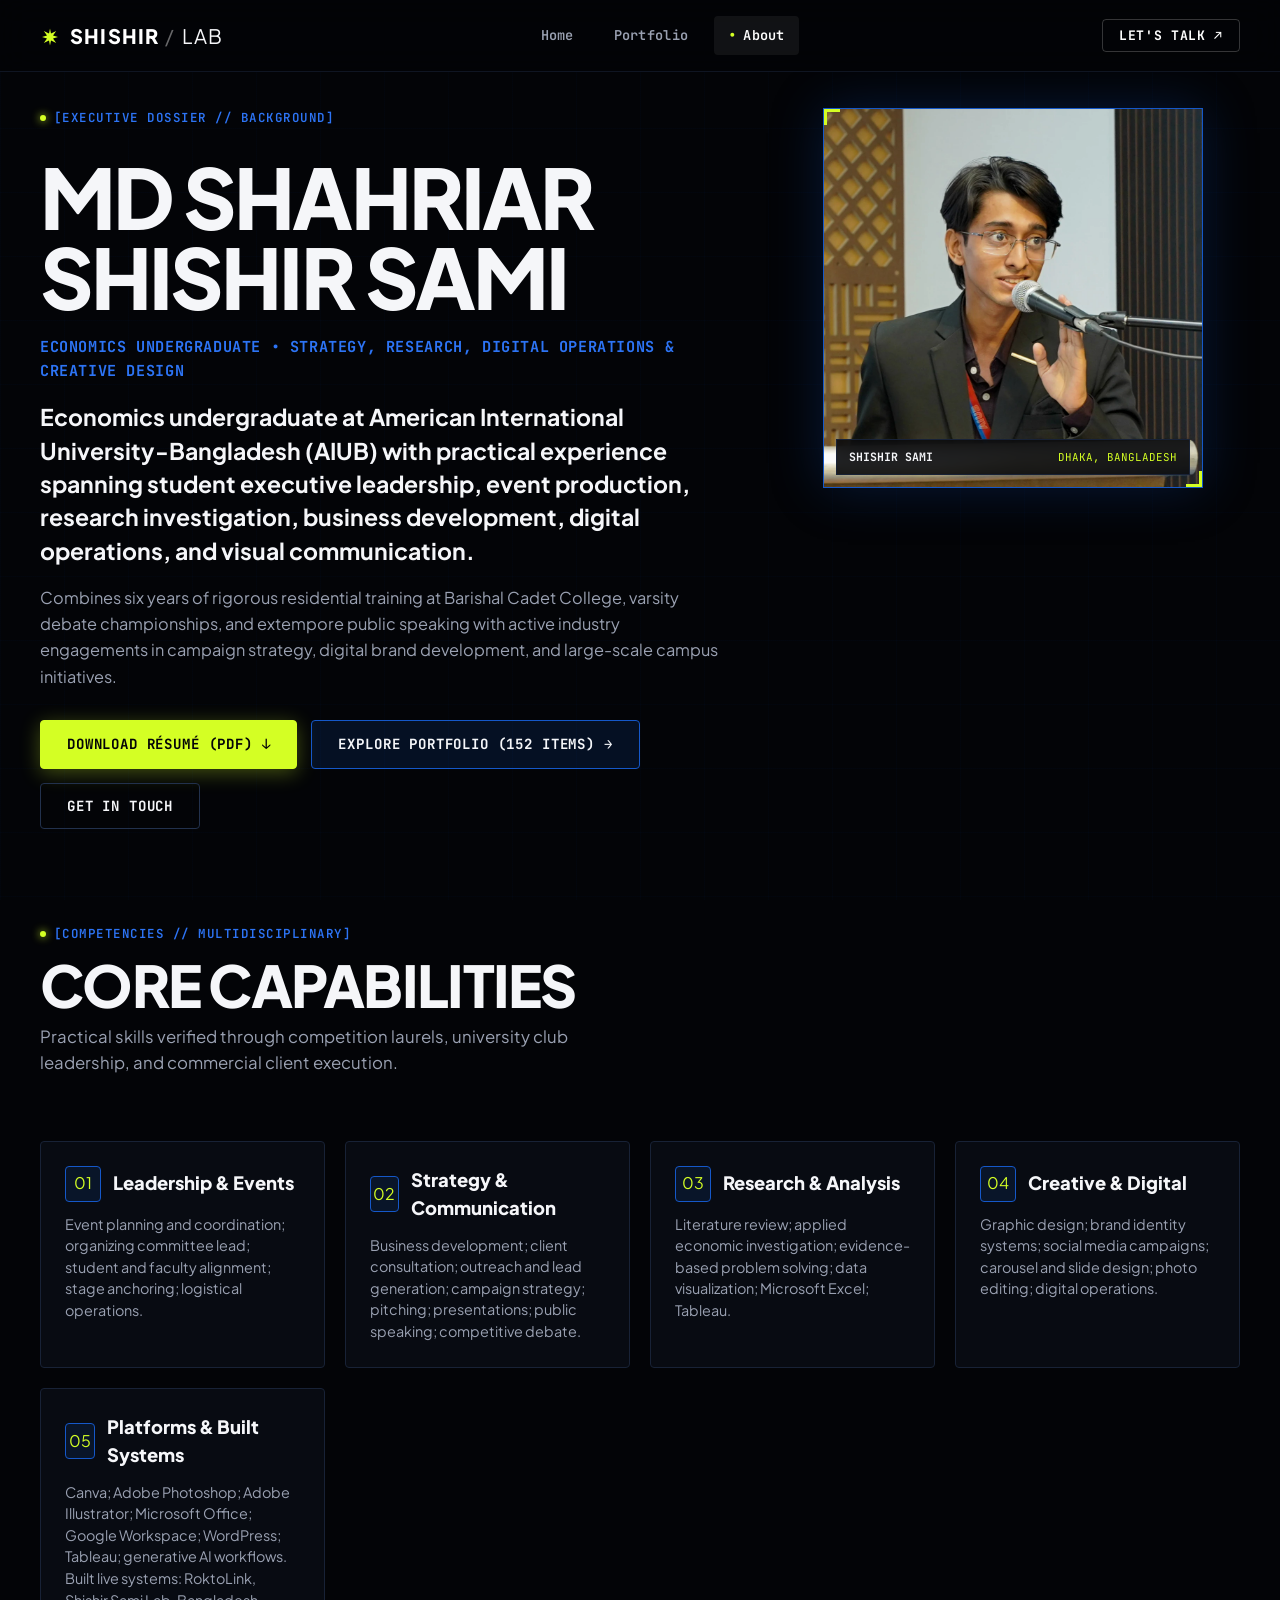
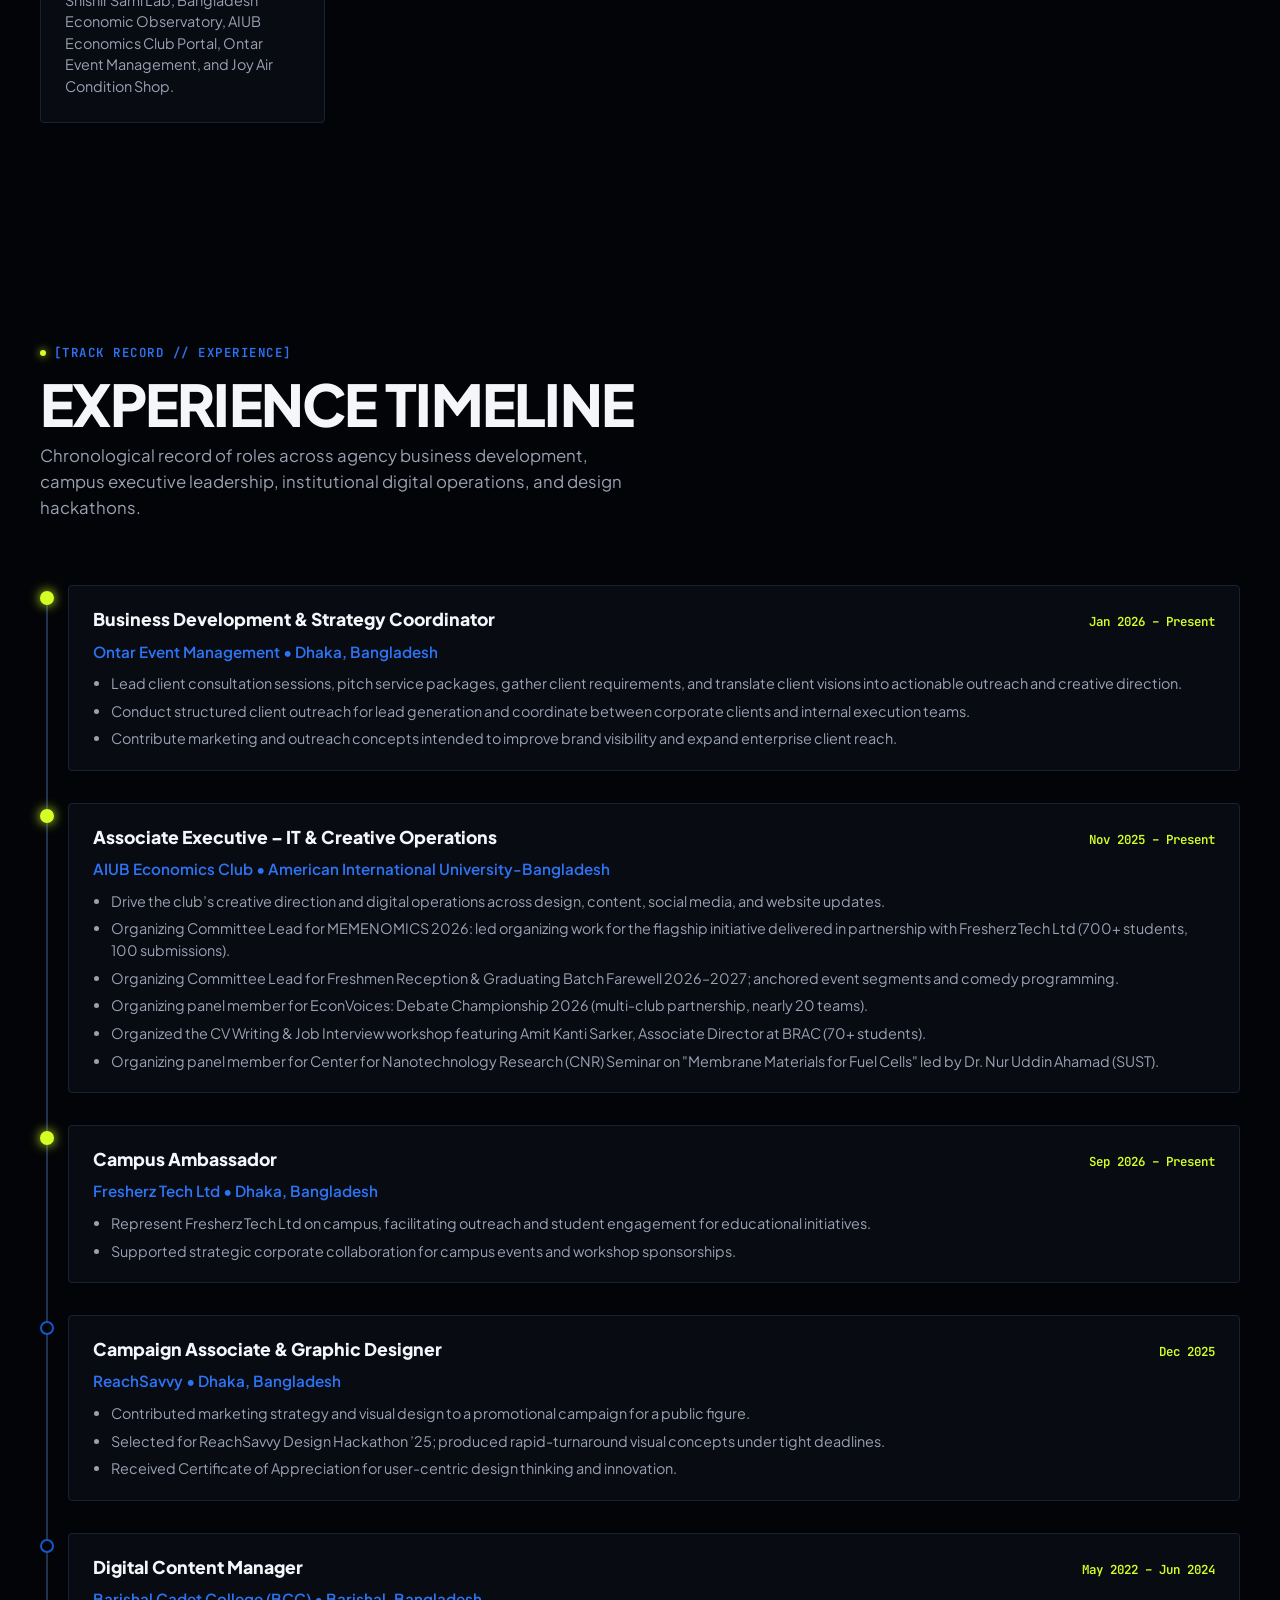
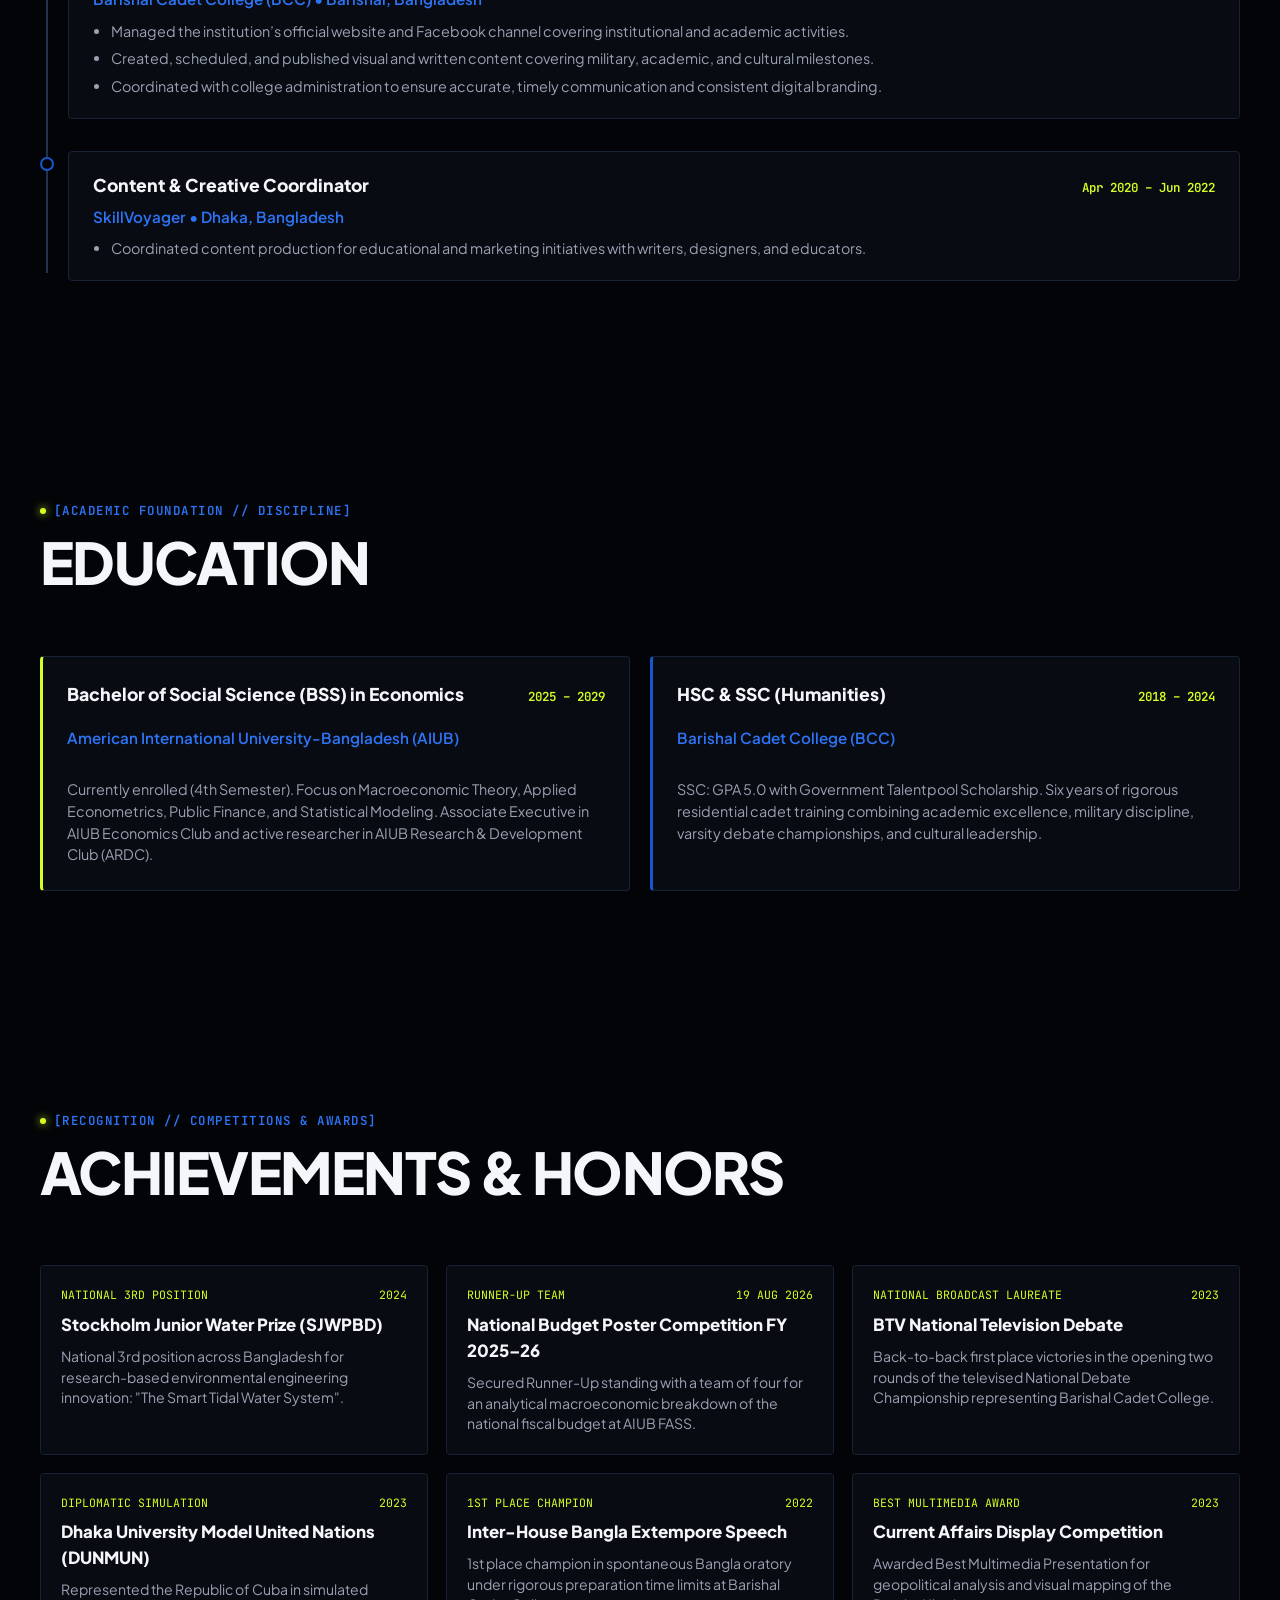
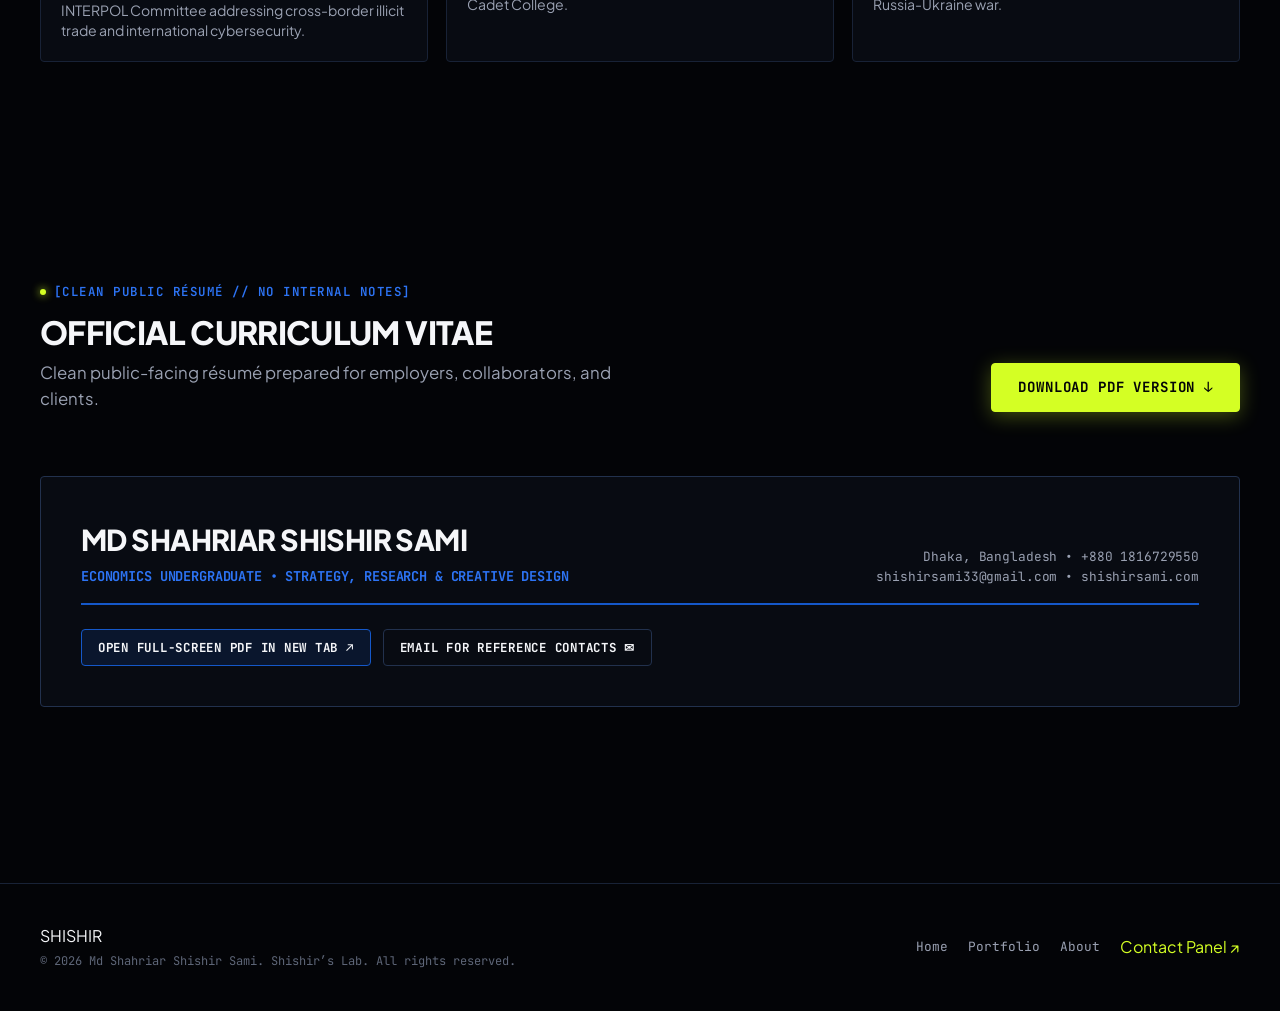
<file: about.html>
<!DOCTYPE html>
<html lang="en">
<head>
  <meta charset="UTF-8">
  <meta name="viewport" content="width=device-width, initial-scale=1.0">
  <title>About — Md Shahriar Shishir Sami</title>
  <meta name="description" content="Professional background, leadership timeline, research capabilities, cadet college discipline, and education of Md Shahriar Shishir Sami (Shishir).">
  <meta name="keywords" content="Md Shahriar Shishir Sami, Shishir Sami, About, Resume, Curriculum Vitae, AIUB Economics, Barishal Cadet College, Debate, Research">
  <meta name="author" content="Md Shahriar Shishir Sami">
  <meta name="robots" content="index, follow">
  <link rel="canonical" href="https://www.shishirsami.com/about">
  <meta name="theme-color" content="#030407">
  
  <!-- Launch-Ready Favicons -->
  <link rel="icon" type="image/svg+xml" href="favicon.svg">
  <link rel="icon" type="image/png" sizes="32x32" href="favicon-32x32.png">
  <link rel="icon" type="image/png" sizes="192x192" href="favicon.png">
  <link rel="apple-touch-icon" sizes="180x180" href="apple-touch-icon.png">
  <link rel="shortcut icon" href="favicon.ico">

  <!-- Open Graph / Facebook -->
  <meta property="og:type" content="profile">
  <meta property="og:url" content="https://www.shishirsami.com/about">
  <meta property="og:site_name" content="Shishir’s Lab">
  <meta property="og:title" content="About — Md Shahriar Shishir Sami">
  <meta property="og:description" content="Professional background, leadership timeline, research capabilities, cadet college discipline, and education of Md Shahriar Shishir Sami (Shishir).">
  <meta property="og:image" content="https://www.shishirsami.com/assets/img/hero/hero-dp.jpg">
  <meta property="og:image:width" content="1080">
  <meta property="og:image:height" content="1080">
  <meta property="og:locale" content="en_US">
  
  <!-- Twitter Card -->
  <meta name="twitter:card" content="summary_large_image">
  <meta name="twitter:url" content="https://www.shishirsami.com/about">
  <meta name="twitter:title" content="About — Md Shahriar Shishir Sami">
  <meta name="twitter:description" content="Professional background, leadership timeline, research capabilities, cadet college discipline, and education of Md Shahriar Shishir Sami (Shishir).">
  <meta name="twitter:image" content="https://www.shishirsami.com/assets/img/hero/hero-dp.jpg">

  <!-- Google Search Console Verification Meta Tag Hook -->
  <meta name="google-site-verification" content="GSC_VERIFICATION_TOKEN">

  <!-- Schema.org Structured Data (JSON-LD) for About Page -->
  <script type="application/ld+json">
  {
    "@context": "https://schema.org",
    "@type": "ProfilePage",
    "name": "About Md Shahriar Shishir Sami — Shishir's Lab",
    "url": "https://www.shishirsami.com/about",
    "mainEntity": {
      "@type": "Person",
      "@id": "https://www.shishirsami.com/#person",
      "name": "Md Shahriar Shishir Sami",
      "alternateName": ["Shishir", "Shishir Sami"],
      "url": "https://www.shishirsami.com",
      "jobTitle": "Strategy Coordinator & Creative Director",
      "description": "Economics undergraduate at American International University-Bangladesh (AIUB) with practical background spanning leadership, event production, and creative operations.",
      "alumniOf": [
        {
          "@type": "EducationalOrganization",
          "name": "American International University-Bangladesh",
          "alternateName": "AIUB"
        },
        {
          "@type": "EducationalOrganization",
          "name": "Barishal Cadet College",
          "alternateName": "BCC"
        }
      ],
      "sameAs": [
        "https://www.linkedin.com/in/shishirsami",
        "https://github.com/shishirsami33-maker",
        "https://wa.me/8801816729550"
      ]
    }
  }
  </script>

  <link rel="stylesheet" href="css/style.css?v=20261115b">
  <link rel="preconnect" href="https://fonts.googleapis.com">
  <link rel="preconnect" href="https://fonts.gstatic.com" crossorigin>
  <link href="https://fonts.googleapis.com/css2?family=JetBrains+Mono:wght@400;500;600;700;800&family=Plus+Jakarta+Sans:ital,wght@0,400;0,500;0,600;0,700;0,800;0,900;1,800;1,900&display=swap" rel="stylesheet">
</head>
<body class="page-about">

  <!-- Site Navigation Header -->
  <header class="site-header" role="banner">
    <div class="container nav-container">
      
      <!-- Brand with New 16-Point Lime Spark -->
      <a href="./" class="brand-link" aria-label="Shishir's Lab Home">
        <svg class="brand-spark" viewBox="0 0 100 100" fill="#D4FF24" width="20" height="20" aria-hidden="true">
          <path d="M50 12 L55 38 L81 25 L65 48 L90 55 L65 62 L81 85 L55 72 L50 98 L45 72 L19 85 L35 62 L10 55 L35 48 L19 25 L45 38 Z"/>
        </svg>
        <span class="brand-text"><strong>SHISHIR</strong> <span class="brand-slash">/</span> LAB</span>
      </a>

      <!-- Primary Nav -->
      <nav class="nav-links" role="navigation" aria-label="Primary Navigation">
        <a href="./" class="nav-item">Home</a>
        <a href="portfolio" class="nav-item">Portfolio</a>
        <a href="about" class="nav-item active" aria-current="page"><span class="nav-dot">•</span> About</a>
      </nav>

      <!-- Right Action CTA -->
      <div class="nav-actions">
        <button class="btn-nav-talk" data-open-contact aria-label="Open contact panel">Let's talk ↗</button>
      </div>

      <button class="mobile-nav-toggle" aria-label="Toggle Navigation Menu" aria-expanded="false">
        <span></span>
        <span></span>
        <span></span>
      </button>
    </div>
  </header>

  <main id="mainContent" style="padding-top: calc(var(--nav-height) + 36px);">
    
    <div class="container">
      
      <!-- Page Hero Grid: Editorial Intro & Portrait -->
      <section class="about-hero-grid" aria-label="Professional Profile Introduction">
        
        <div class="about-intro-box">
          <span class="eyebrow">[EXECUTIVE DOSSIER // BACKGROUND]</span>
          <h1 class="headline-xl">MD SHAHRIAR<br>SHISHIR SAMI</h1>
          <div class="mono text-cobalt" style="font-size: 0.95rem; font-weight: 700; letter-spacing: 0.04em;">
            ECONOMICS UNDERGRADUATE &bull; STRATEGY, RESEARCH, DIGITAL OPERATIONS &amp; CREATIVE DESIGN
          </div>

          <p class="about-lead">
            Economics undergraduate at American International University-Bangladesh (AIUB) with practical experience spanning student executive leadership, event production, research investigation, business development, digital operations, and visual communication.
          </p>

          <p class="about-body-text">
            Combines six years of rigorous residential training at Barishal Cadet College, varsity debate championships, and extempore public speaking with active industry engagements in campaign strategy, digital brand development, and large-scale campus initiatives.
          </p>

          <!-- Action Buttons -->
          <div class="about-actions-row">
            <a href="assets/docs/cv/Md_Shahriar_Shishir_Sami_Resume.pdf" class="btn btn-primary" download="Md_Shahriar_Shishir_Sami_Resume.pdf" aria-label="Download Public Résumé as PDF">
              Download Résumé (PDF) ↓
            </a>
            <a href="portfolio" class="btn btn-secondary" aria-label="Explore Portfolio">
              Explore Portfolio (152 Items) →
            </a>
            <button class="btn btn-outline" data-open-contact aria-label="Open contact panel">
              Get in Touch
            </button>
          </div>
        </div>

        <div class="hero-visual">
          <div class="portrait-frame" style="max-width: 380px;">
            <picture>
              <source srcset="assets/img/hero/hero-portrait.webp" type="image/webp">
              <img class="portrait-img" src="assets/img/hero/hero-portrait.jpg" alt="Md Shahriar Shishir Sami Portrait" width="1200" height="1200">
            </picture>
            <div class="portrait-overlay-tag">
              <span class="portrait-tag-left">SHISHIR SAMI</span>
              <span class="portrait-tag-right">DHAKA, BANGLADESH</span>
            </div>
          </div>
        </div>

      </section>

      <!-- Section: Core Capabilities Grid -->
      <section class="section" style="padding-top: 0;" aria-label="Core Capabilities">
        <div class="section-head">
          <span class="eyebrow">[COMPETENCIES // MULTIDISCIPLINARY]</span>
          <h2 class="headline-lg">CORE CAPABILITIES</h2>
          <p class="section-subline">
            Practical skills verified through competition laurels, university club leadership, and commercial client execution.
          </p>
        </div>

        <div class="capabilities-grid">
          
          <!-- Cap 1 -->
          <div class="cap-card">
            <div class="cap-header">
              <div class="cap-icon">01</div>
              <h3 class="cap-title">Leadership &amp; Events</h3>
            </div>
            <p class="cap-list">
              Event planning and coordination; organizing committee lead; student and faculty alignment; stage anchoring; logistical operations.
            </p>
          </div>

          <!-- Cap 2 -->
          <div class="cap-card">
            <div class="cap-header">
              <div class="cap-icon">02</div>
              <h3 class="cap-title">Strategy &amp; Communication</h3>
            </div>
            <p class="cap-list">
              Business development; client consultation; outreach and lead generation; campaign strategy; pitching; presentations; public speaking; competitive debate.
            </p>
          </div>

          <!-- Cap 3 -->
          <div class="cap-card">
            <div class="cap-header">
              <div class="cap-icon">03</div>
              <h3 class="cap-title">Research &amp; Analysis</h3>
            </div>
            <p class="cap-list">
              Literature review; applied economic investigation; evidence-based problem solving; data visualization; Microsoft Excel; Tableau.
            </p>
          </div>

          <!-- Cap 4 -->
          <div class="cap-card">
            <div class="cap-header">
              <div class="cap-icon">04</div>
              <h3 class="cap-title">Creative &amp; Digital</h3>
            </div>
            <p class="cap-list">
              Graphic design; brand identity systems; social media campaigns; carousel and slide design; photo editing; digital operations.
            </p>
          </div>

          <!-- Cap 5 -->
          <div class="cap-card">
            <div class="cap-header">
              <div class="cap-icon">05</div>
              <h3 class="cap-title">Platforms &amp; Built Systems</h3>
            </div>
            <p class="cap-list">
              Canva; Adobe Photoshop; Adobe Illustrator; Microsoft Office; Google Workspace; WordPress; Tableau; generative AI workflows. Built live systems: RoktoLink, Shishir Sami Lab, Bangladesh Economic Observatory, AIUB Economics Club Portal, Ontar Event Management, and Joy Air Condition Shop.
            </p>
          </div>

        </div>
      </section>

      <!-- Section: Professional Experience Timeline -->
      <section class="section" style="padding-top: 0;" aria-label="Professional Experience Timeline">
        <div class="section-head">
          <span class="eyebrow">[TRACK RECORD // EXPERIENCE]</span>
          <h2 class="headline-lg">EXPERIENCE TIMELINE</h2>
          <p class="section-subline">
            Chronological record of roles across agency business development, campus executive leadership, institutional digital operations, and design hackathons.
          </p>
        </div>

        <div class="timeline">
          
          <!-- Role 1 -->
          <div class="timeline-item current">
            <div class="timeline-dot"></div>
            <div class="timeline-card">
              <div class="timeline-head">
                <span class="timeline-role">Business Development &amp; Strategy Coordinator</span>
                <span class="timeline-period">Jan 2026 – Present</span>
              </div>
              <div class="timeline-company">Ontar Event Management &bull; Dhaka, Bangladesh</div>
              <ul class="timeline-bullets">
                <li>Lead client consultation sessions, pitch service packages, gather client requirements, and translate client visions into actionable outreach and creative direction.</li>
                <li>Conduct structured client outreach for lead generation and coordinate between corporate clients and internal execution teams.</li>
                <li>Contribute marketing and outreach concepts intended to improve brand visibility and expand enterprise client reach.</li>
              </ul>
            </div>
          </div>

          <!-- Role 2 -->
          <div class="timeline-item current">
            <div class="timeline-dot"></div>
            <div class="timeline-card">
              <div class="timeline-head">
                <span class="timeline-role">Associate Executive – IT &amp; Creative Operations</span>
                <span class="timeline-period">Nov 2025 – Present</span>
              </div>
              <div class="timeline-company">AIUB Economics Club &bull; American International University-Bangladesh</div>
              <ul class="timeline-bullets">
                <li>Drive the club’s creative direction and digital operations across design, content, social media, and website updates.</li>
                <li>Organizing Committee Lead for MEMENOMICS 2026: led organizing work for the flagship initiative delivered in partnership with Fresherz Tech Ltd (700+ students, 100 submissions).</li>
                <li>Organizing Committee Lead for Freshmen Reception &amp; Graduating Batch Farewell 2026–2027; anchored event segments and comedy programming.</li>
                <li>Organizing panel member for EconVoices: Debate Championship 2026 (multi-club partnership, nearly 20 teams).</li>
                <li>Organized the CV Writing &amp; Job Interview workshop featuring Amit Kanti Sarker, Associate Director at BRAC (70+ students).</li>
                <li>Organizing panel member for Center for Nanotechnology Research (CNR) Seminar on "Membrane Materials for Fuel Cells" led by Dr. Nur Uddin Ahamad (SUST).</li>
              </ul>
            </div>
          </div>

          <!-- Role 3 -->
          <div class="timeline-item current">
            <div class="timeline-dot"></div>
            <div class="timeline-card">
              <div class="timeline-head">
                <span class="timeline-role">Campus Ambassador</span>
                <span class="timeline-period">Sep 2026 – Present</span>
              </div>
              <div class="timeline-company">Fresherz Tech Ltd &bull; Dhaka, Bangladesh</div>
              <ul class="timeline-bullets">
                <li>Represent Fresherz Tech Ltd on campus, facilitating outreach and student engagement for educational initiatives.</li>
                <li>Supported strategic corporate collaboration for campus events and workshop sponsorships.</li>
              </ul>
            </div>
          </div>

          <!-- Role 4 -->
          <div class="timeline-item">
            <div class="timeline-dot"></div>
            <div class="timeline-card">
              <div class="timeline-head">
                <span class="timeline-role">Campaign Associate &amp; Graphic Designer</span>
                <span class="timeline-period">Dec 2025</span>
              </div>
              <div class="timeline-company">ReachSavvy &bull; Dhaka, Bangladesh</div>
              <ul class="timeline-bullets">
                <li>Contributed marketing strategy and visual design to a promotional campaign for a public figure.</li>
                <li>Selected for ReachSavvy Design Hackathon ’25; produced rapid-turnaround visual concepts under tight deadlines.</li>
                <li>Received Certificate of Appreciation for user-centric design thinking and innovation.</li>
              </ul>
            </div>
          </div>

          <!-- Role 5 -->
          <div class="timeline-item">
            <div class="timeline-dot"></div>
            <div class="timeline-card">
              <div class="timeline-head">
                <span class="timeline-role">Digital Content Manager</span>
                <span class="timeline-period">May 2022 – Jun 2024</span>
              </div>
              <div class="timeline-company">Barishal Cadet College (BCC) &bull; Barishal, Bangladesh</div>
              <ul class="timeline-bullets">
                <li>Managed the institution’s official website and Facebook channel covering institutional and academic activities.</li>
                <li>Created, scheduled, and published visual and written content covering military, academic, and cultural milestones.</li>
                <li>Coordinated with college administration to ensure accurate, timely communication and consistent digital branding.</li>
              </ul>
            </div>
          </div>

          <!-- Role 6 -->
          <div class="timeline-item">
            <div class="timeline-dot"></div>
            <div class="timeline-card">
              <div class="timeline-head">
                <span class="timeline-role">Content &amp; Creative Coordinator</span>
                <span class="timeline-period">Apr 2020 – Jun 2022</span>
              </div>
              <div class="timeline-company">SkillVoyager &bull; Dhaka, Bangladesh</div>
              <ul class="timeline-bullets">
                <li>Coordinated content production for educational and marketing initiatives with writers, designers, and educators.</li>
              </ul>
            </div>
          </div>

        </div>
      </section>

      <!-- Section: Education & Cadet Foundation -->
      <section class="section" style="padding-top: 0;" aria-label="Education Background">
        <div class="section-head">
          <span class="eyebrow">[ACADEMIC FOUNDATION // DISCIPLINE]</span>
          <h2 class="headline-lg">EDUCATION</h2>
        </div>

        <div class="capabilities-grid" style="grid-template-columns: repeat(auto-fit, minmax(320px, 1fr));">
          
          <div class="cap-card" style="border-left: 3px solid var(--lime);">
            <div class="timeline-head">
              <span class="timeline-role">Bachelor of Social Science (BSS) in Economics</span>
              <span class="timeline-period">2025 – 2029</span>
            </div>
            <div class="timeline-company">American International University-Bangladesh (AIUB)</div>
            <p class="cap-list" style="margin-top: 8px;">
              Currently enrolled (4th Semester). Focus on Macroeconomic Theory, Applied Econometrics, Public Finance, and Statistical Modeling. Associate Executive in AIUB Economics Club and active researcher in AIUB Research &amp; Development Club (ARDC).
            </p>
          </div>

          <div class="cap-card" style="border-left: 3px solid var(--cobalt);">
            <div class="timeline-head">
              <span class="timeline-role">HSC &amp; SSC (Humanities)</span>
              <span class="timeline-period">2018 – 2024</span>
            </div>
            <div class="timeline-company">Barishal Cadet College (BCC)</div>
            <p class="cap-list" style="margin-top: 8px;">
              SSC: GPA 5.0 with Government Talentpool Scholarship. Six years of rigorous residential cadet training combining academic excellence, military discipline, varsity debate championships, and cultural leadership.
            </p>
          </div>

        </div>
      </section>

      <!-- Section: Key Achievements & Laurels -->
      <section class="section" style="padding-top: 0;" aria-label="Achievements and Laurels">
        <div class="section-head">
          <span class="eyebrow">[RECOGNITION // COMPETITIONS &amp; AWARDS]</span>
          <h2 class="headline-lg">ACHIEVEMENTS &amp; HONORS</h2>
        </div>

        <div class="achievements-grid">
          
          <div class="achievement-card">
            <div class="achieve-badge-row">
              <span>NATIONAL 3RD POSITION</span>
              <span>2024</span>
            </div>
            <h3 class="achieve-title">Stockholm Junior Water Prize (SJWPBD)</h3>
            <p class="achieve-desc">National 3rd position across Bangladesh for research-based environmental engineering innovation: "The Smart Tidal Water System".</p>
          </div>

          <div class="achievement-card">
            <div class="achieve-badge-row">
              <span>RUNNER-UP TEAM</span>
              <span>19 AUG 2026</span>
            </div>
            <h3 class="achieve-title">National Budget Poster Competition FY 2025–26</h3>
            <p class="achieve-desc">Secured Runner-Up standing with a team of four for an analytical macroeconomic breakdown of the national fiscal budget at AIUB FASS.</p>
          </div>

          <div class="achievement-card">
            <div class="achieve-badge-row">
              <span>NATIONAL BROADCAST LAUREATE</span>
              <span>2023</span>
            </div>
            <h3 class="achieve-title">BTV National Television Debate</h3>
            <p class="achieve-desc">Back-to-back first place victories in the opening two rounds of the televised National Debate Championship representing Barishal Cadet College.</p>
          </div>

          <div class="achievement-card">
            <div class="achieve-badge-row">
              <span>DIPLOMATIC SIMULATION</span>
              <span>2023</span>
            </div>
            <h3 class="achieve-title">Dhaka University Model United Nations (DUNMUN)</h3>
            <p class="achieve-desc">Represented the Republic of Cuba in simulated INTERPOL Committee addressing cross-border illicit trade and international cybersecurity.</p>
          </div>

          <div class="achievement-card">
            <div class="achieve-badge-row">
              <span>1ST PLACE CHAMPION</span>
              <span>2022</span>
            </div>
            <h3 class="achieve-title">Inter-House Bangla Extempore Speech</h3>
            <p class="achieve-desc">1st place champion in spontaneous Bangla oratory under rigorous preparation time limits at Barishal Cadet College.</p>
          </div>

          <div class="achievement-card">
            <div class="achieve-badge-row">
              <span>BEST MULTIMEDIA AWARD</span>
              <span>2023</span>
            </div>
            <h3 class="achieve-title">Current Affairs Display Competition</h3>
            <p class="achieve-desc">Awarded Best Multimedia Presentation for geopolitical analysis and visual mapping of the Russia-Ukraine war.</p>
          </div>

        </div>
      </section>

      <!-- Section: Public Résumé Document Viewer & Download -->
      <section class="section" style="padding-top: 0;" aria-label="Official Public Résumé">
        <div class="section-head with-action">
          <div>
            <span class="eyebrow">[CLEAN PUBLIC RÉSUMÉ // NO INTERNAL NOTES]</span>
            <h2 class="headline-md">OFFICIAL CURRICULUM VITAE</h2>
            <p class="section-subline">
              Clean public-facing résumé prepared for employers, collaborators, and clients.
            </p>
          </div>
          <div>
            <a href="assets/docs/cv/Md_Shahriar_Shishir_Sami_Resume.pdf" class="btn btn-primary" download="Md_Shahriar_Shishir_Sami_Resume.pdf">
              Download PDF Version ↓
            </a>
          </div>
        </div>

        <div style="background: var(--bg-surface); border: 1px solid var(--border-strong); border-radius: var(--radius-sm); padding: clamp(20px, 4vw, 40px); margin-bottom: 60px;">
          <div style="border-bottom: 2px solid var(--cobalt); padding-bottom: 16px; margin-bottom: 24px; display: flex; justify-content: space-between; align-items: flex-end; flex-wrap: wrap; gap: 16px;">
            <div>
              <h3 style="font-size: 1.8rem; font-weight: 900; letter-spacing: -0.02em; color: var(--text-primary); text-transform: uppercase;">
                MD SHAHRIAR SHISHIR SAMI
              </h3>
              <div class="mono text-cobalt" style="font-size: 0.85rem; font-weight: 700; margin-top: 4px;">
                ECONOMICS UNDERGRADUATE &bull; STRATEGY, RESEARCH &amp; CREATIVE DESIGN
              </div>
            </div>
            <div class="mono" style="font-size: 0.8rem; color: var(--text-secondary); text-align: right;">
              <div>Dhaka, Bangladesh &bull; +880 1816729550</div>
              <div>shishirsami33@gmail.com &bull; shishirsami.com</div>
            </div>
          </div>

          <div style="display: flex; gap: 12px; flex-wrap: wrap; margin-top: 20px;">
            <a href="assets/docs/cv/Md_Shahriar_Shishir_Sami_Resume.pdf" target="_blank" rel="noopener noreferrer" class="btn btn-secondary btn-sm">
              Open Full-Screen PDF in New Tab ↗
            </a>
            <a href="mailto:shishirsami33@gmail.com" class="btn btn-outline btn-sm">
              Email for Reference Contacts ✉
            </a>
          </div>
        </div>

      </section>

    </div>

  </main>

  <!-- Proper Contact Panel Modal / Slide-Over -->
  <div id="contactModal" class="modal-backdrop" role="dialog" aria-modal="true" aria-label="Contact Md Shahriar Shishir Sami">
    <div class="modal-sheet contact-panel-sheet">
      <div class="modal-sheet-header">
        <div class="contact-header-title-box">
          <span class="mono contact-status-badge">● AVAILABLE FOR ENGAGEMENTS &amp; ROLES</span>
          <h2 class="modal-sheet-title">Initiate Contact</h2>
        </div>
        <button id="contactModalCloseBtn" class="modal-close-btn" aria-label="Close Contact Panel [ESC]">✕</button>
      </div>

      <div class="modal-sheet-content">
        <p class="contact-panel-intro">
          Reach out directly for corporate employment opportunities, strategy coordination, macroeconomic research, or creative direction commissions.
        </p>

        <!-- Primary Contact Channels Grid -->
        <div class="contact-channels-grid">
          
          <!-- Channel 1: Email -->
          <div class="contact-channel-card">
            <div class="channel-card-top">
              <span class="channel-label-mono">01 / OFFICIAL EMAIL</span>
              <span class="channel-verified-badge">PRIMARY</span>
            </div>
            <div class="channel-value">shishirsami33@gmail.com</div>
            <p class="channel-hint">Typical response within 2–4 hours during business days.</p>
            <div class="channel-actions">
              <a href="mailto:shishirsami33@gmail.com" class="btn btn-primary btn-sm">Draft Email ↗</a>
              <button class="btn btn-secondary btn-sm" data-copy="shishirsami33@gmail.com">Copy Email</button>
            </div>
          </div>

          <!-- Channel 2: Phone & WhatsApp -->
          <div class="contact-channel-card">
            <div class="channel-card-top">
              <span class="channel-label-mono">02 / PHONE &amp; WHATSAPP</span>
              <span class="channel-verified-badge">DIRECT</span>
            </div>
            <div class="channel-value">+880 1816729550</div>
            <p class="channel-hint">Voice calls &amp; WhatsApp instant messaging.</p>
            <div class="channel-actions">
              <a href="https://wa.me/8801816729550" target="_blank" rel="noopener noreferrer" class="btn btn-primary btn-sm whatsapp-btn">WhatsApp Chat ↗</a>
              <a href="tel:+8801816729550" class="btn btn-secondary btn-sm">Call Direct ↗</a>
              <button class="btn btn-secondary btn-sm" data-copy="+8801816729550">Copy Phone</button>
            </div>
          </div>

          <!-- Channel 3: Location & Timezone -->
          <div class="contact-channel-card">
            <div class="channel-card-top">
              <span class="channel-label-mono">03 / LOCATION &amp; TIMEZONE</span>
              <span class="channel-verified-badge">DHAKA</span>
            </div>
            <div class="channel-value">Dhaka, Bangladesh</div>
            <p class="channel-hint">Timezone: UTC+06:00 (BST) • Available for international remote &amp; on-site roles.</p>
            <div class="channel-meta-pill">
              <span>Standard Hours: 09:00 – 20:00 BST</span>
            </div>
          </div>

          <!-- Channel 4: Verified Profiles & Résumé -->
          <div class="contact-channel-card">
            <div class="channel-card-top">
              <span class="channel-label-mono">04 / PROFILES &amp; RÉSUMÉ</span>
              <span class="channel-verified-badge">VERIFIED</span>
            </div>
            <div class="channel-profiles-links">
              <a href="https://www.linkedin.com/in/shishirsami" target="_blank" rel="noopener noreferrer" class="channel-link-pill">
                <span>LinkedIn Profile ↗</span>
              </a>
              <a href="https://github.com/shishirsami33-maker" target="_blank" rel="noopener noreferrer" class="channel-link-pill">
                <span>GitHub Archive ↗</span>
              </a>
              <a href="assets/docs/cv/Md_Shahriar_Shishir_Sami_Resume.pdf" download class="channel-link-pill highlight-pill">
                <span>Download Official Résumé (PDF) ↓</span>
              </a>
            </div>
          </div>

        </div>

        <!-- Quick Subject Pre-sets -->
        <div class="contact-quick-inquiries">
          <span class="quick-inquiries-title mono">QUICK INQUIRY TOPICS:</span>
          <div class="quick-inquiries-pills">
            <a href="mailto:shishirsami33@gmail.com?subject=Full-time%20Role%20Inquiry%20%7C%20Md%20Shahriar%20Shishir%20Sami" class="quick-inquiry-btn">
              💼 Employment Opportunity
            </a>
            <a href="mailto:shishirsami33@gmail.com?subject=Strategy%20%26%20Research%20Project%20%7C%20Shishir%27s%20Lab" class="quick-inquiry-btn">
              📊 Strategy &amp; Research
            </a>
            <a href="mailto:shishirsami33@gmail.com?subject=Brand%20%26%20Design%20Commission%20%7C%20Shishir%27s%20Lab" class="quick-inquiry-btn">
              🎨 Design Studio Commission
            </a>
            <a href="mailto:shishirsami33@gmail.com?subject=General%20Collaboration%20%7C%20Shishir%27s%20Lab" class="quick-inquiry-btn">
              🤝 General Collaboration
            </a>
          </div>
        </div>

      </div>
    </div>
  </div>

  <!-- Site Footer -->
  <footer class="site-footer" role="contentinfo">
    <div class="container footer-container">
      <div class="footer-brand">
        <span class="brand-wordmark">SHISHIR</span>
        <span class="footer-copy">© 2026 Md Shahriar Shishir Sami. Shishir’s Lab. All rights reserved.</span>
      </div>
      <div class="footer-links">
        <a href="./" class="footer-link">Home</a>
        <a href="portfolio" class="footer-link">Portfolio</a>
        <a href="about" class="footer-link">About</a>
        <button class="footer-link text-lime btn-link-reset" data-open-contact>Contact Panel ↗</button>
      </div>
    </div>
  </footer>

  <!-- Scripts -->
  <script src="js/data.js?v=20261115"></script>
  <script src="js/main.js?v=20261115b"></script>
</body>
</html>
</file>
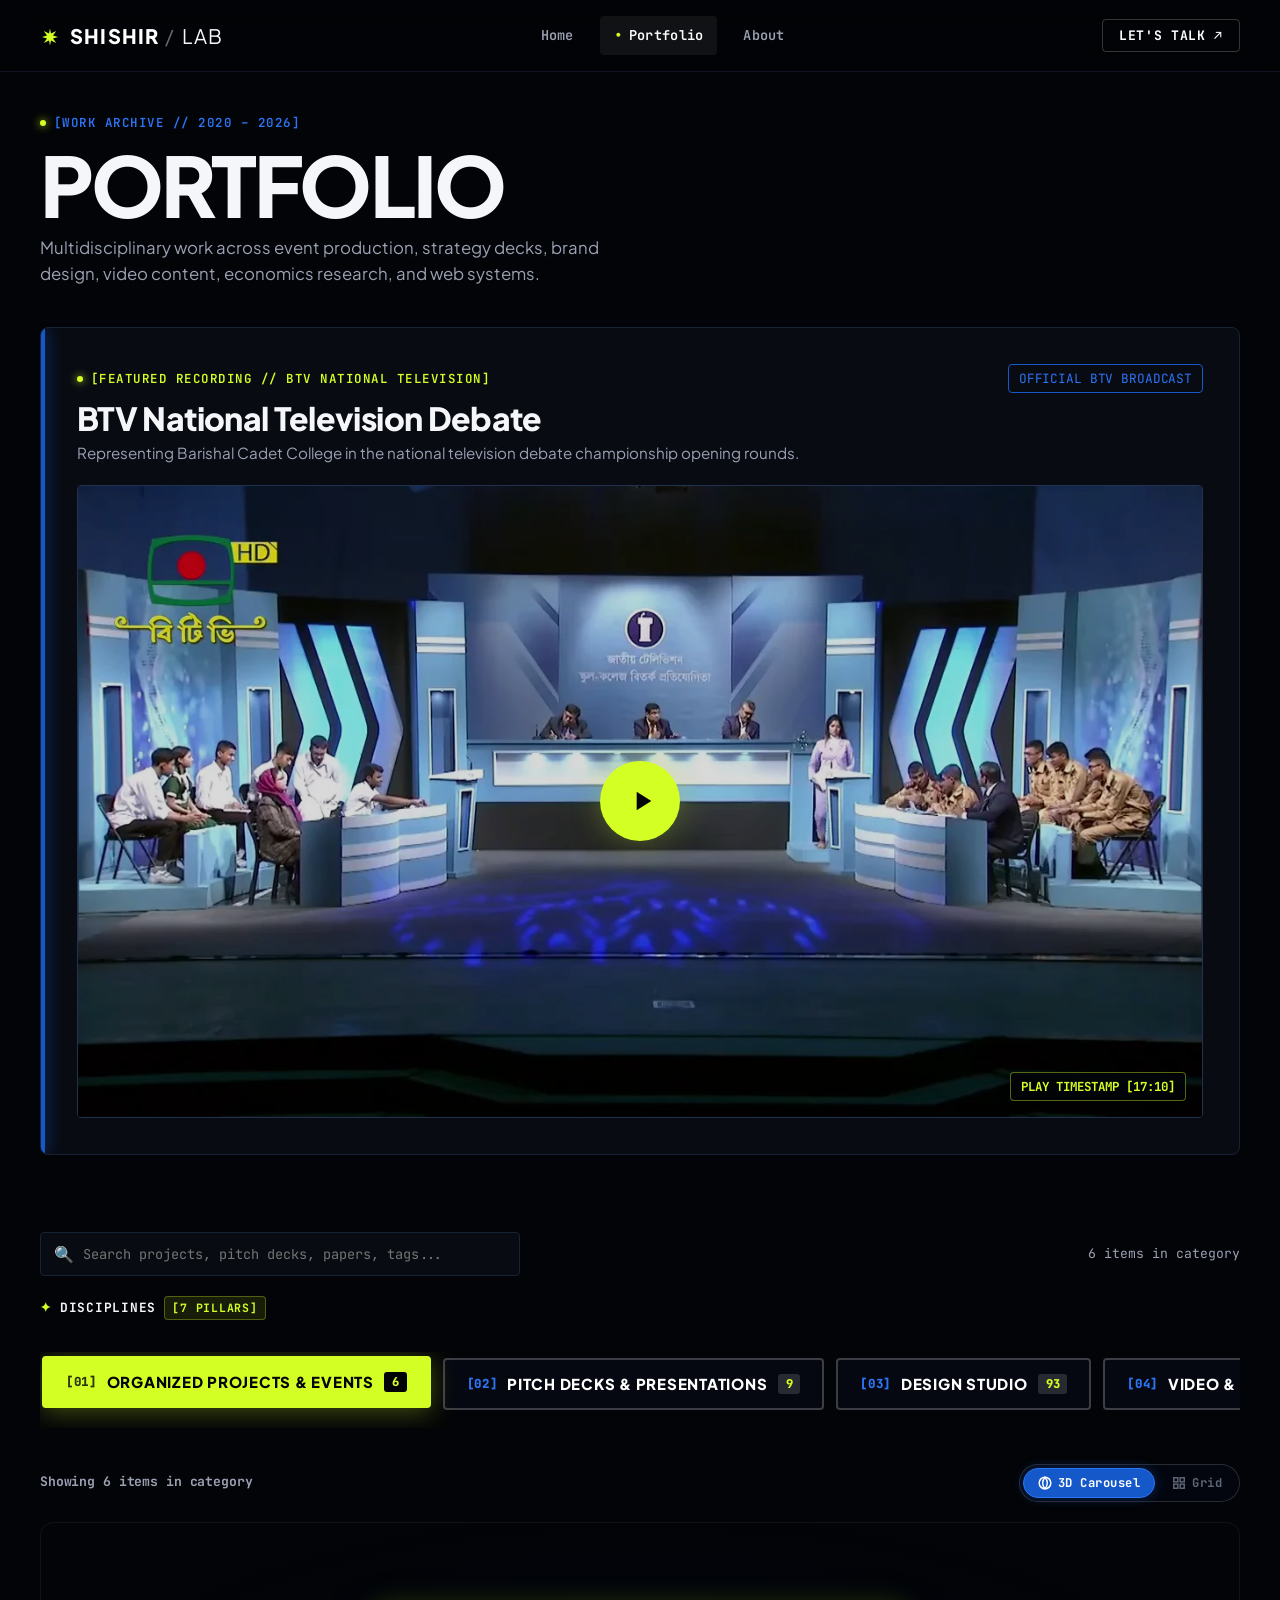
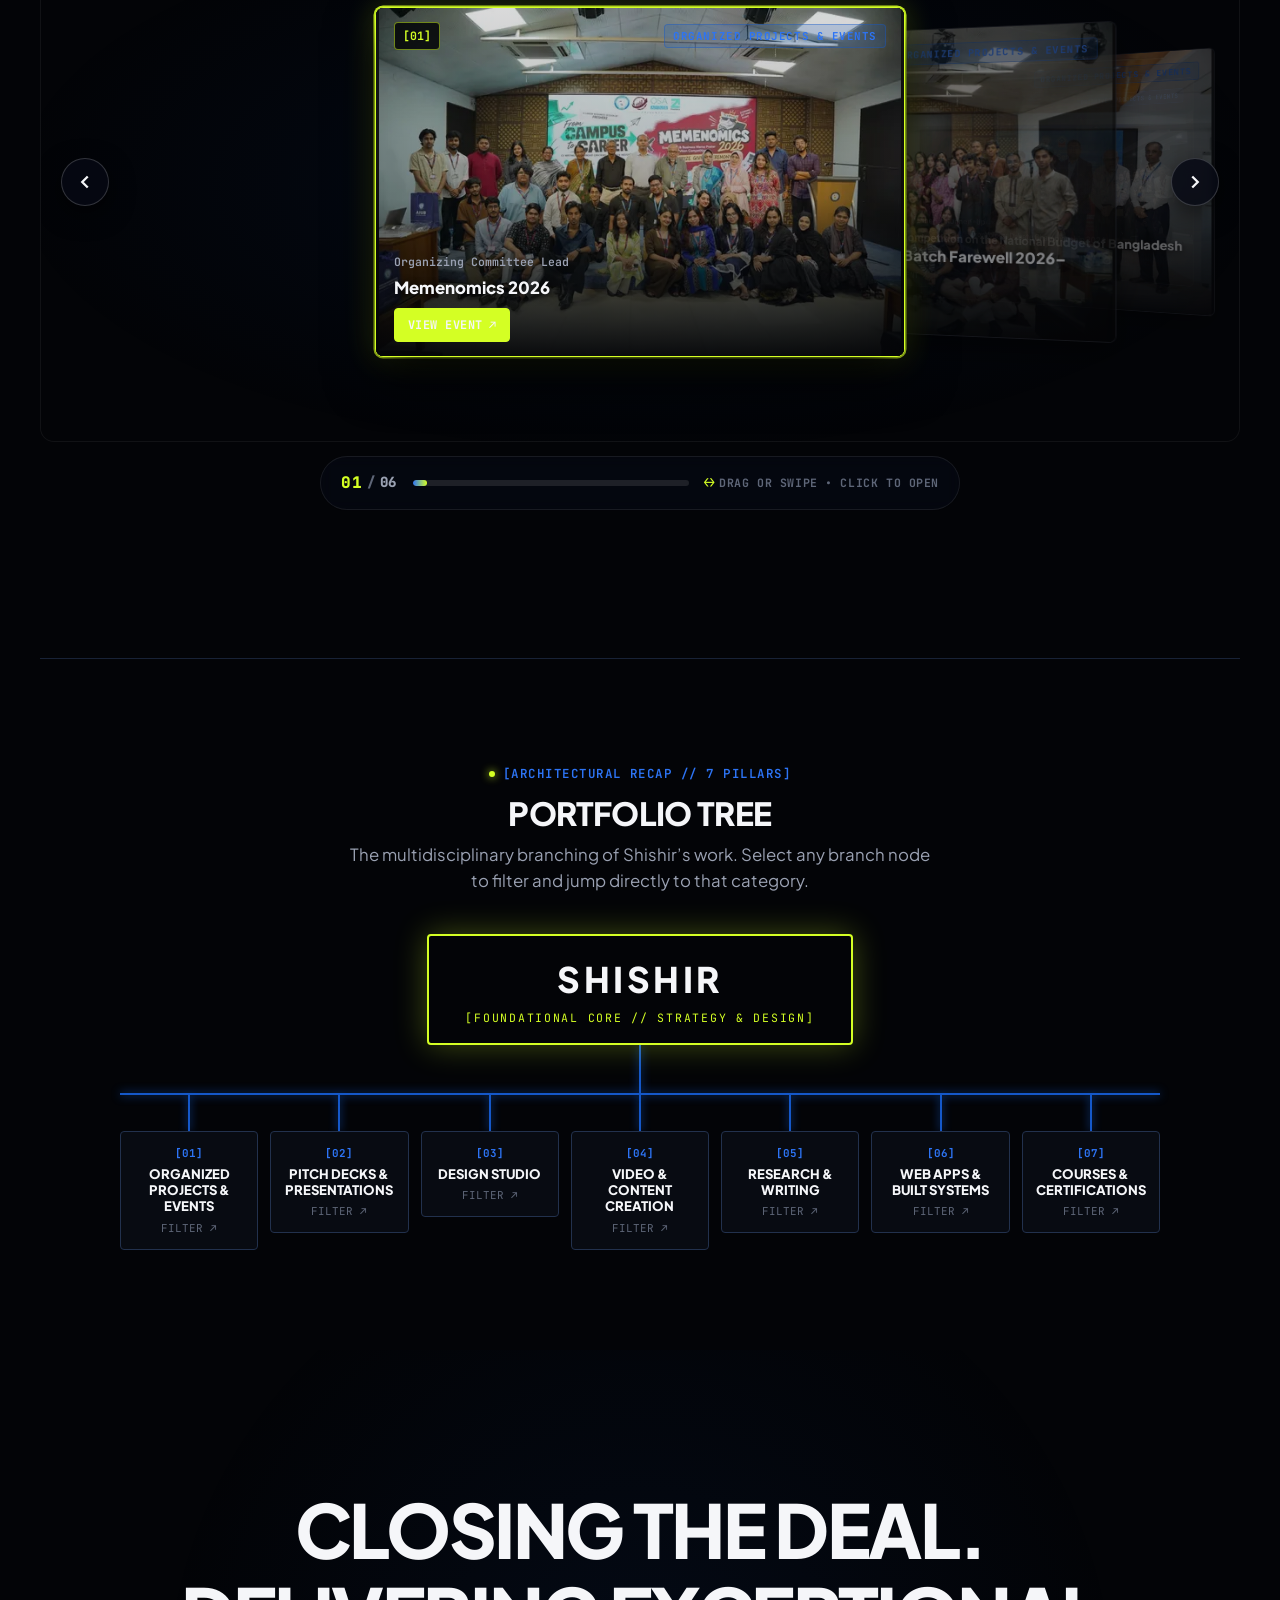
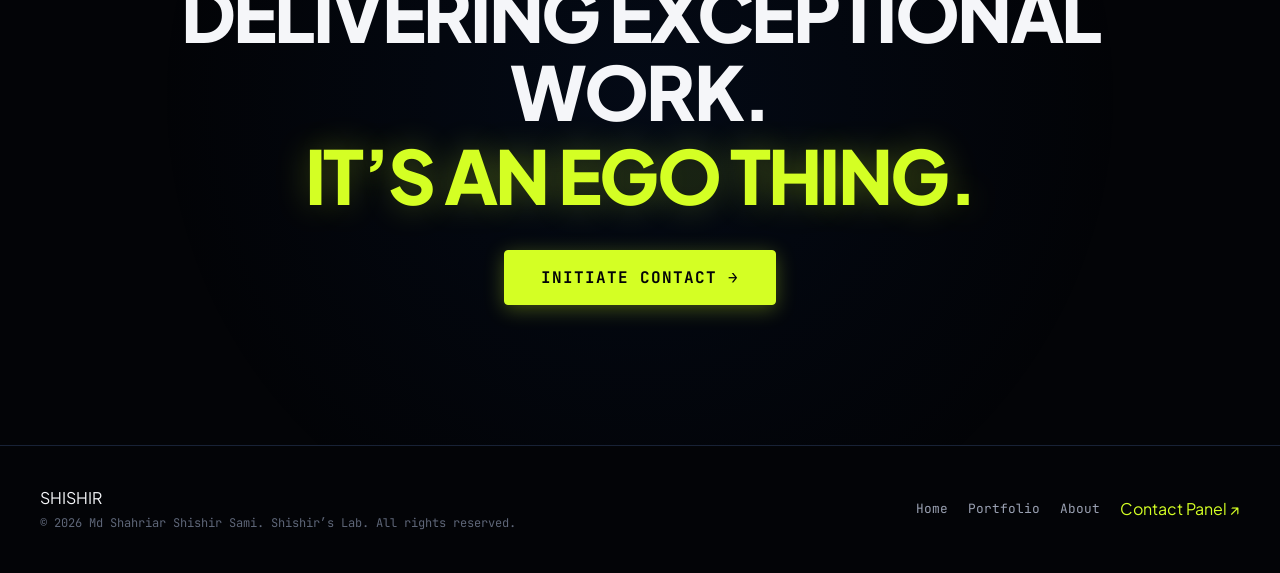
<file: portfolio.html>
<!DOCTYPE html>
<html lang="en">
<head>
  <meta charset="UTF-8">
  <meta name="viewport" content="width=device-width, initial-scale=1.0">
  <title>Portfolio — Md Shahriar Shishir Sami</title>
  <meta name="description" content="Explore Shishir's multidisciplinary work spanning organized events, corporate pitch decks, design identity, video creation, macroeconomic research papers, built web systems, and professional certifications.">
  <meta name="keywords" content="Portfolio, Md Shahriar Shishir Sami, Design Studio, Pitch Decks, Macroeconomic Research, Web Apps, Event Organization, Video Creation, Certifications">
  <meta name="author" content="Md Shahriar Shishir Sami">
  <meta name="robots" content="index, follow">
  <link rel="canonical" href="https://www.shishirsami.com/portfolio">
  <meta name="theme-color" content="#030407">
  
  <!-- Launch-Ready Favicons (New 16-point Starburst Design) -->
  <link rel="icon" type="image/svg+xml" href="favicon.svg">
  <link rel="icon" type="image/png" sizes="32x32" href="favicon-32x32.png">
  <link rel="icon" type="image/png" sizes="192x192" href="favicon.png">
  <link rel="apple-touch-icon" sizes="180x180" href="apple-touch-icon.png">
  <link rel="shortcut icon" href="favicon.ico">

  <!-- Open Graph / Facebook -->
  <meta property="og:type" content="website">
  <meta property="og:url" content="https://www.shishirsami.com/portfolio">
  <meta property="og:site_name" content="Shishir’s Lab">
  <meta property="og:title" content="Portfolio — Md Shahriar Shishir Sami">
  <meta property="og:description" content="152 verified projects, decks, designs, research papers, systems, and credentials across 7 multidisciplinary pillars.">
  <meta property="og:image" content="https://www.shishirsami.com/assets/img/hero/hero-dp.jpg">
  <meta property="og:image:width" content="1080">
  <meta property="og:image:height" content="1080">
  <meta property="og:locale" content="en_US">
  
  <!-- Twitter Card -->
  <meta name="twitter:card" content="summary_large_image">
  <meta name="twitter:url" content="https://www.shishirsami.com/portfolio">
  <meta name="twitter:title" content="Portfolio — Md Shahriar Shishir Sami">
  <meta name="twitter:description" content="152 verified projects, decks, designs, research papers, systems, and credentials across 7 multidisciplinary pillars.">
  <meta name="twitter:image" content="https://www.shishirsami.com/assets/img/hero/hero-dp.jpg">

  <!-- Google Search Console Verification Meta Tag Hook -->
  <meta name="google-site-verification" content="GSC_VERIFICATION_TOKEN">

  <!-- Schema.org Structured Data (JSON-LD) for Portfolio -->
  <script type="application/ld+json">
  {
    "@context": "https://schema.org",
    "@type": "CollectionPage",
    "name": "Portfolio — Md Shahriar Shishir Sami",
    "description": "Multidisciplinary work across organized events, strategy pitch decks, design identity, video creations, economics research, and built systems.",
    "url": "https://www.shishirsami.com/portfolio",
    "isPartOf": {
      "@type": "WebSite",
      "name": "Shishir's Lab",
      "url": "https://www.shishirsami.com"
    },
    "creator": {
      "@type": "Person",
      "name": "Md Shahriar Shishir Sami",
      "url": "https://www.shishirsami.com"
    }
  }
  </script>

  <link rel="stylesheet" href="css/style.css?v=20261115b">
  <link rel="preconnect" href="https://fonts.googleapis.com">
  <link rel="preconnect" href="https://fonts.gstatic.com" crossorigin>
  <link href="https://fonts.googleapis.com/css2?family=JetBrains+Mono:wght@400;500;600;700;800&family=Plus+Jakarta+Sans:ital,wght@0,400;0,500;0,600;0,700;0,800;0,900;1,800;1,900&display=swap" rel="stylesheet">
</head>
<body class="page-portfolio">

  <!-- Site Navigation Header -->
  <header class="site-header" role="banner">
    <div class="container nav-container">
      
      <!-- Brand with New 16-Point Lime Spark -->
      <a href="./" class="brand-link" aria-label="Shishir's Lab Home">
        <svg class="brand-spark" viewBox="0 0 100 100" fill="#D4FF24" width="20" height="20" aria-hidden="true">
          <path d="M50 12 L55 38 L81 25 L65 48 L90 55 L65 62 L81 85 L55 72 L50 98 L45 72 L19 85 L35 62 L10 55 L35 48 L19 25 L45 38 Z"/>
        </svg>
        <span class="brand-text"><strong>SHISHIR</strong> <span class="brand-slash">/</span> LAB</span>
      </a>

      <!-- Primary Nav -->
      <nav class="nav-links" role="navigation" aria-label="Primary Navigation">
        <a href="./" class="nav-item">Home</a>
        <a href="portfolio" class="nav-item active" aria-current="page"><span class="nav-dot">•</span> Portfolio</a>
        <a href="about" class="nav-item">About</a>
      </nav>

      <!-- Right Action CTA -->
      <div class="nav-actions">
        <button class="btn-nav-talk" data-open-contact aria-label="Open contact panel">Let's talk ↗</button>
      </div>

      <button class="mobile-nav-toggle" aria-label="Toggle Navigation Menu" aria-expanded="false">
        <span></span>
        <span></span>
        <span></span>
      </button>
    </div>
  </header>

  <main id="mainContent" style="padding-top: calc(var(--nav-height) + 36px);">
    
    <div class="container">
      
      <!-- Page Header -->
      <div class="section-head" style="margin-bottom: 40px;">
        <span class="eyebrow">[WORK ARCHIVE // 2020 – 2026]</span>
        <h1 class="headline-xl">PORTFOLIO</h1>
        <p class="section-subline">
          Multidisciplinary work across event production, strategy decks, brand design, video content, economics research, and web systems.
        </p>
      </div>

      <!-- EXACT ORDER STEP 1: Featured Video -->
      <section class="featured-video-box" aria-label="Featured National Debate Video">
        <div class="featured-video-head">
          <div>
            <span class="eyebrow" style="color: var(--lime);">[FEATURED RECORDING // BTV NATIONAL TELEVISION]</span>
            <h2 class="headline-md">BTV National Television Debate</h2>
            <p style="color: var(--text-secondary); margin-top: 4px; font-size: 0.95rem;">
              Representing Barishal Cadet College in the national television debate championship opening rounds.
            </p>
          </div>
          <span class="mono" style="font-size: 0.8rem; color: var(--cobalt-light); border: 1px solid var(--cobalt); padding: 4px 10px; border-radius: var(--radius-sm);">
            OFFICIAL BTV BROADCAST
          </span>
        </div>

        <div id="featuredVideoContainer" class="featured-video-player-container">
          <div id="featuredVideoPoster" class="video-poster-wrapper" role="button" tabindex="0" aria-label="Play BTV National Television Debate Video">
            <img class="video-poster-img" src="assets/video/posters/3-btv-national-tv-debate-.webp" alt="BTV National Television Debate Broadcast Poster" width="1280" height="720">
            <div class="video-play-btn" aria-hidden="true">
              <svg viewBox="0 0 24 24" fill="currentColor"><path d="M8 5v14l11-7z"/></svg>
            </div>
            <span class="video-timestamp-badge">PLAY TIMESTAMP [17:10]</span>
          </div>
        </div>
      </section>

      <!-- EXACT ORDER STEP 2: Work Categories with Continuous 7 Pillars & Search -->
      <section id="work-categories" class="section" style="padding-top: 0;" aria-label="Work Categories Masonry">
        
        <div class="portfolio-controls">
          
          <!-- Search & Count Row -->
          <div class="portfolio-search-row">
            <div class="search-box-wrapper">
              <span class="search-icon">🔍</span>
              <input id="portfolioSearchInput" type="text" class="search-input" placeholder="Search projects, pitch decks, papers, tags..." aria-label="Search portfolio projects">
            </div>
            <div id="filterCounterText" class="filter-counter-text">
              6 items found
            </div>
          </div>

          <!-- Main Category Navigation Bar with Mobile Selector & Swipe Hint -->
          <div class="category-nav-guide-bar">
            <div class="category-guide-meta mono">
              <span class="guide-spark text-lime">✦</span>
              <span class="guide-eyebrow">DISCIPLINES</span>
              <span class="guide-badge">[7 PILLARS]</span>
            </div>

            <!-- Mobile Quick Dropdown: Direct 1-Tap Category Switch on Mobile -->
            <div class="mobile-cat-select-wrapper">
              <select id="mobileCategorySelect" class="mobile-cat-select" aria-label="Select Category Pillar">
                <option value="events" selected>[01] Organized Projects &amp; Events (6)</option>
                <option value="pitch">[02] Pitch Decks &amp; Presentations (9)</option>
                <option value="design">[03] Design Studio (93)</option>
                <option value="video">[04] Video &amp; Content Creation (12)</option>
                <option value="research">[05] Research &amp; Writing (7)</option>
                <option value="systems">[06] Web Apps &amp; Built Systems (6)</option>
                <option value="certificates">[07] Courses &amp; Certifications (19)</option>
              </select>
              <span class="select-chevron mono" aria-hidden="true">▾</span>
            </div>

            <!-- Swipe Cue on Mobile -->
            <div class="category-swipe-cue mono" aria-hidden="true">
              <span>SWIPE PILLARS</span>
              <span class="swipe-cue-arrows">↔</span>
            </div>
          </div>

          <!-- Main Category Tabs in Exact Continuous 7 Disciplines (with Scroll Helpers) -->
          <div class="category-tabs-wrapper">
            <button id="catScrollLeftBtn" class="cat-scroll-arrow cat-scroll-left" aria-label="Scroll Categories Left">
              <svg width="14" height="14" viewBox="0 0 24 24" fill="none" stroke="currentColor" stroke-width="3"><path d="M15 18l-6-6 6-6"/></svg>
            </button>
            <div class="category-tabs-scroll" id="categoryTabsScroll" role="tablist" aria-label="Portfolio Category Filters">
              <div class="category-tabs category-tabs-bold">
                <button class="category-tab-btn active" data-category="events" role="tab" aria-selected="true">
                  <span class="tab-index mono">[01]</span>
                  <span class="tab-label">Organized Projects &amp; Events</span>
                  <span class="tab-count mono">6</span>
                </button>
                <button class="category-tab-btn" data-category="pitch" role="tab" aria-selected="false">
                  <span class="tab-index mono">[02]</span>
                  <span class="tab-label">Pitch Decks &amp; Presentations</span>
                  <span class="tab-count mono">9</span>
                </button>
                <button class="category-tab-btn" data-category="design" role="tab" aria-selected="false">
                  <span class="tab-index mono">[03]</span>
                  <span class="tab-label">Design Studio</span>
                  <span class="tab-count mono">93</span>
                </button>
                <button class="category-tab-btn" data-category="video" role="tab" aria-selected="false">
                  <span class="tab-index mono">[04]</span>
                  <span class="tab-label">Video &amp; Content Creation</span>
                  <span class="tab-count mono">12</span>
                </button>
                <button class="category-tab-btn" data-category="research" role="tab" aria-selected="false">
                  <span class="tab-index mono">[05]</span>
                  <span class="tab-label">Research &amp; Writing</span>
                  <span class="tab-count mono">7</span>
                </button>
                <button class="category-tab-btn" data-category="systems" role="tab" aria-selected="false">
                  <span class="tab-index mono">[06]</span>
                  <span class="tab-label">Web Apps &amp; Built Systems</span>
                  <span class="tab-count mono">6</span>
                </button>
                <button class="category-tab-btn" data-category="certificates" role="tab" aria-selected="false">
                  <span class="tab-index mono">[07]</span>
                  <span class="tab-label">Courses &amp; Certifications</span>
                  <span class="tab-count mono">19</span>
                </button>
              </div>
            </div>
            <button id="catScrollRightBtn" class="cat-scroll-arrow cat-scroll-right" aria-label="Scroll Categories Right">
              <svg width="14" height="14" viewBox="0 0 24 24" fill="none" stroke="currentColor" stroke-width="3"><path d="M9 18l6-6-6-6"/></svg>
            </button>
          </div>

          <!-- Subcategory Filters for Design Studio (Ordered: Social Media -> Raws -> Logos -> Custom -> Banners) -->
          <div id="designSubcategoriesBar" class="subcategories-bar" role="group" aria-label="Design Subcategories">
            <span class="mono" style="font-size: 0.76rem; color: var(--lime); align-self: center; margin-right: 6px; font-weight: 700;">TRACK:</span>
            <button class="subcat-btn active" data-subcat="all">All Designs (93)</button>
            <button class="subcat-btn" data-subcat="social">Social Media (51)</button>
            <button class="subcat-btn" data-subcat="raws">Raw Concepts (10)</button>
            <button class="subcat-btn" data-subcat="brand">Logos &amp; Brand (16)</button>
            <button class="subcat-btn" data-subcat="merch">Custom Merch (8)</button>
            <button class="subcat-btn" data-subcat="posters">Banners &amp; Posters (8)</button>
          </div>

        </div>

        <!-- Portfolio Display Toolbar: Count & View Mode Switcher -->
        <div class="portfolio-display-toolbar">
          <div class="portfolio-items-counter mono" id="portfolioItemsCounter">
            Showing 6 items in category
          </div>
          <div class="view-mode-toggle" role="group" aria-label="Portfolio View Mode">
            <button id="portfolioCarouselViewBtn" class="view-toggle-btn active" title="3D Curved Carousel Mode">
              <svg width="14" height="14" viewBox="0 0 24 24" fill="none" stroke="currentColor" stroke-width="2.5"><circle cx="12" cy="12" r="10"/><path d="M12 2a15.3 15.3 0 0 1 4 10 15.3 15.3 0 0 1-4 10 15.3 15.3 0 0 1-4-10 15.3 15.3 0 0 1 4-10z"/></svg>
              <span>3D Carousel</span>
            </button>
            <button id="portfolioGridViewBtn" class="view-toggle-btn" title="Masonry Grid Mode">
              <svg width="14" height="14" viewBox="0 0 24 24" fill="none" stroke="currentColor" stroke-width="2.5"><rect x="3" y="3" width="7" height="7"/><rect x="14" y="3" width="7" height="7"/><rect x="14" y="14" width="7" height="7"/><rect x="3" y="14" width="7" height="7"/></svg>
              <span>Grid</span>
            </button>
          </div>
        </div>

        <!-- 3D Curved Carousel Display for Portfolio (Active by default) -->
        <div id="portfolioCarouselContainer" class="curved-carousel-container" style="position: relative; width: 100%; min-height: 540px;" role="region" aria-label="Portfolio 3D Curved Carousel">
          <div class="carousel-3d-scene" id="portfolio3dScene" style="position: relative; width: 100%; height: 520px; overflow: hidden;" tabindex="0" role="region" aria-label="Interactive 3D Portfolio Carousel. Drag or use arrow keys to rotate.">
            <!-- Left and Right Nav Buttons -->
            <button class="carousel-nav-btn carousel-nav-prev" id="portfolioPrevBtn" aria-label="Previous Project [Arrow Left]">
              <svg width="22" height="22" viewBox="0 0 24 24" fill="none" stroke="currentColor" stroke-width="2.5"><path d="M15 18l-6-6 6-6"/></svg>
            </button>
            <button class="carousel-nav-btn carousel-nav-next" id="portfolioNextBtn" aria-label="Next Project [Arrow Right]">
              <svg width="22" height="22" viewBox="0 0 24 24" fill="none" stroke="currentColor" stroke-width="2.5"><path d="M9 18l6-6-6-6"/></svg>
            </button>

            <!-- 3D Cylindrical Track -->
            <div class="carousel-3d-track" id="portfolio3dTrack">
              <!-- Populated dynamically by js/main.js -->
            </div>
          </div>

          <!-- Carousel Controls Dock -->
          <div class="carousel-controls-dock">
            <div class="carousel-counter-box mono">
              <span class="carousel-counter-current" id="portfolioCounterCurrent">01</span>
              <span class="carousel-counter-slash">/</span>
              <span class="carousel-counter-total" id="portfolioCounterTotal">06</span>
            </div>
            <div class="carousel-scrub-track" id="portfolioScrubTrack" role="slider" aria-label="Carousel Position Track" aria-valuemin="1" aria-valuemax="6" aria-valuenow="1">
              <div class="carousel-scrub-fill" id="portfolioScrubFill"></div>
            </div>
            <div class="carousel-drag-hint mono">
              <span class="drag-hint-icon">↔</span> DRAG OR SWIPE &bull; CLICK TO OPEN
            </div>
          </div>
        </div>

        <!-- Masonry Grid (Can be toggled via Grid button) -->
        <div id="masonryGrid" class="masonry-grid" role="region" aria-label="Projects Masonry Grid" style="display: none;">
          <!-- Populated dynamically by js/main.js -->
        </div>

        <!-- Progressive Reveal Controls (for Grid Mode) -->
        <div id="masonryRevealControls" class="reveal-controls" style="display: none;">
          <div id="revealProgressText" class="reveal-progress-text">Showing 6 of 6 items</div>
          <button id="loadMoreWorkBtn" class="btn btn-secondary">
            Load More Work ↓
          </button>
        </div>

      </section>

      <!-- EXACT ORDER STEP 3: Portfolio Tree (Visual Recap) -->
      <section id="portfolio-tree" class="tree-section" aria-label="Portfolio Category Tree Recap">
        <div class="section-head" style="text-align: center; margin-bottom: 24px;">
          <span class="eyebrow" style="justify-content: center;">[ARCHITECTURAL RECAP // 7 PILLARS]</span>
          <h2 class="headline-md">PORTFOLIO TREE</h2>
          <p class="section-subline" style="margin-left: auto; margin-right: auto;">
            The multidisciplinary branching of Shishir’s work. Select any branch node to filter and jump directly to that category.
          </p>
        </div>

        <div class="tree-container">
          
          <!-- Base Root: SHISHIR -->
          <div class="tree-base">
            <div class="tree-base-wordmark">SHISHIR</div>
            <div class="tree-base-sub">[FOUNDATIONAL CORE // STRATEGY &amp; DESIGN]</div>
          </div>

          <!-- Vertical Trunk -->
          <div class="tree-stem"></div>

          <!-- Horizontal Bus Line (Desktop) -->
          <div class="tree-bus"></div>

          <!-- 7 Branch Nodes (Exact Order) -->
          <div class="tree-branches-row">
            
            <!-- Branch 1 -->
            <div class="tree-branch-col">
              <div class="tree-branch-line"></div>
              <button class="tree-branch-node" data-target-category="events" aria-label="Filter by Organized Projects and Events">
                <span class="tree-node-index">[01]</span>
                <span class="tree-node-title">Organized Projects &amp; Events</span>
                <span class="tree-node-action">FILTER ↗</span>
              </button>
            </div>

            <!-- Branch 2 -->
            <div class="tree-branch-col">
              <div class="tree-branch-line"></div>
              <button class="tree-branch-node" data-target-category="pitch" aria-label="Filter by Pitch Decks and Presentations">
                <span class="tree-node-index">[02]</span>
                <span class="tree-node-title">Pitch Decks &amp; Presentations</span>
                <span class="tree-node-action">FILTER ↗</span>
              </button>
            </div>

            <!-- Branch 3 -->
            <div class="tree-branch-col">
              <div class="tree-branch-line"></div>
              <button class="tree-branch-node" data-target-category="design" aria-label="Filter by Design Studio">
                <span class="tree-node-index">[03]</span>
                <span class="tree-node-title">Design Studio</span>
                <span class="tree-node-action">FILTER ↗</span>
              </button>
            </div>

            <!-- Branch 4 -->
            <div class="tree-branch-col">
              <div class="tree-branch-line"></div>
              <button class="tree-branch-node" data-target-category="video" aria-label="Filter by Video and Content Creation">
                <span class="tree-node-index">[04]</span>
                <span class="tree-node-title">Video &amp; Content Creation</span>
                <span class="tree-node-action">FILTER ↗</span>
              </button>
            </div>

            <!-- Branch 5 -->
            <div class="tree-branch-col">
              <div class="tree-branch-line"></div>
              <button class="tree-branch-node" data-target-category="research" aria-label="Filter by Research and Writing">
                <span class="tree-node-index">[05]</span>
                <span class="tree-node-title">Research &amp; Writing</span>
                <span class="tree-node-action">FILTER ↗</span>
              </button>
            </div>

            <!-- Branch 6 -->
            <div class="tree-branch-col">
              <div class="tree-branch-line"></div>
              <button class="tree-branch-node" data-target-category="systems" aria-label="Filter by Web Apps and Built Systems">
                <span class="tree-node-index">[06]</span>
                <span class="tree-node-title">Web Apps &amp; Built Systems</span>
                <span class="tree-node-action">FILTER ↗</span>
              </button>
            </div>

            <!-- Branch 7 -->
            <div class="tree-branch-col">
              <div class="tree-branch-line"></div>
              <button class="tree-branch-node" data-target-category="certificates" aria-label="Filter by Courses and Certifications">
                <span class="tree-node-index">[07]</span>
                <span class="tree-node-title">Courses &amp; Certifications</span>
                <span class="tree-node-action">FILTER ↗</span>
              </button>
            </div>

          </div>

        </div>
      </section>

      <!-- EXACT ORDER STEP 4: Closing Statement -->
      <section class="closing-section" aria-label="Closing Statement">
        <div class="closing-statement-box">
          <div class="closing-text-line">CLOSING THE DEAL.</div>
          <div class="closing-text-line">DELIVERING EXCEPTIONAL WORK.</div>
          <div class="closing-text-line highlight">IT’S AN EGO THING.</div>

          <div>
            <button class="btn btn-primary btn-lg" data-open-contact aria-label="Open contact panel">
              INITIATE CONTACT →
            </button>
          </div>
        </div>
      </section>

    </div>

  </main>

  <!-- Project Detail Modal -->
  <div id="projectModal" class="modal-backdrop" role="dialog" aria-modal="true" aria-label="Project Detail Modal">
    <div class="modal-sheet">
      <div class="modal-sheet-header">
        <h2 id="projectModalTitle" class="modal-sheet-title">Project Title</h2>
        <button class="modal-close-btn" aria-label="Close Project Modal [ESC]">✕</button>
      </div>

      <div class="modal-sheet-content">
        <div id="projectModalMedia" class="modal-media-holder">
          <!-- Populated dynamically with image or video player -->
        </div>

        <div id="projectModalMeta" class="modal-meta-grid">
          <!-- Metadata items -->
        </div>

        <div>
          <p id="projectModalDesc" class="modal-desc-body"></p>
        </div>

        <div id="projectModalTags" class="modal-tags-row">
          <!-- Tag pills -->
        </div>

        <div id="projectModalActions" class="modal-action-bar">
          <!-- Direct action buttons -->
        </div>
      </div>
    </div>
  </div>

  <!-- Proper Contact Panel Modal / Slide-Over -->
  <div id="contactModal" class="modal-backdrop" role="dialog" aria-modal="true" aria-label="Contact Md Shahriar Shishir Sami">
    <div class="modal-sheet contact-panel-sheet">
      <div class="modal-sheet-header">
        <div class="contact-header-title-box">
          <span class="mono contact-status-badge">● AVAILABLE FOR ENGAGEMENTS &amp; ROLES</span>
          <h2 class="modal-sheet-title">Initiate Contact</h2>
        </div>
        <button id="contactModalCloseBtn" class="modal-close-btn" aria-label="Close Contact Panel [ESC]">✕</button>
      </div>

      <div class="modal-sheet-content">
        <p class="contact-panel-intro">
          Reach out directly for corporate employment opportunities, strategy coordination, macroeconomic research, or creative direction commissions.
        </p>

        <!-- Primary Contact Channels Grid -->
        <div class="contact-channels-grid">
          
          <!-- Channel 1: Email -->
          <div class="contact-channel-card">
            <div class="channel-card-top">
              <span class="channel-label-mono">01 / OFFICIAL EMAIL</span>
              <span class="channel-verified-badge">PRIMARY</span>
            </div>
            <div class="channel-value">shishirsami33@gmail.com</div>
            <p class="channel-hint">Typical response within 2–4 hours during business days.</p>
            <div class="channel-actions">
              <a href="mailto:shishirsami33@gmail.com" class="btn btn-primary btn-sm">Draft Email ↗</a>
              <button class="btn btn-secondary btn-sm" data-copy="shishirsami33@gmail.com">Copy Email</button>
            </div>
          </div>

          <!-- Channel 2: Phone & WhatsApp -->
          <div class="contact-channel-card">
            <div class="channel-card-top">
              <span class="channel-label-mono">02 / PHONE &amp; WHATSAPP</span>
              <span class="channel-verified-badge">DIRECT</span>
            </div>
            <div class="channel-value">+880 1816729550</div>
            <p class="channel-hint">Voice calls &amp; WhatsApp instant messaging.</p>
            <div class="channel-actions">
              <a href="https://wa.me/8801816729550" target="_blank" rel="noopener noreferrer" class="btn btn-primary btn-sm whatsapp-btn">WhatsApp Chat ↗</a>
              <a href="tel:+8801816729550" class="btn btn-secondary btn-sm">Call Direct ↗</a>
              <button class="btn btn-secondary btn-sm" data-copy="+8801816729550">Copy Phone</button>
            </div>
          </div>

          <!-- Channel 3: Location & Timezone -->
          <div class="contact-channel-card">
            <div class="channel-card-top">
              <span class="channel-label-mono">03 / LOCATION &amp; TIMEZONE</span>
              <span class="channel-verified-badge">DHAKA</span>
            </div>
            <div class="channel-value">Dhaka, Bangladesh</div>
            <p class="channel-hint">Timezone: UTC+06:00 (BST) • Available for international remote &amp; on-site roles.</p>
            <div class="channel-meta-pill">
              <span>Standard Hours: 09:00 – 20:00 BST</span>
            </div>
          </div>

          <!-- Channel 4: Verified Profiles & Résumé -->
          <div class="contact-channel-card">
            <div class="channel-card-top">
              <span class="channel-label-mono">04 / PROFILES &amp; RÉSUMÉ</span>
              <span class="channel-verified-badge">VERIFIED</span>
            </div>
            <div class="channel-profiles-links">
              <a href="https://www.linkedin.com/in/shishirsami" target="_blank" rel="noopener noreferrer" class="channel-link-pill">
                <span>LinkedIn Profile ↗</span>
              </a>
              <a href="https://github.com/shishirsami33-maker" target="_blank" rel="noopener noreferrer" class="channel-link-pill">
                <span>GitHub Archive ↗</span>
              </a>
              <a href="assets/docs/cv/Md_Shahriar_Shishir_Sami_Resume.pdf" download class="channel-link-pill highlight-pill">
                <span>Download Official Résumé (PDF) ↓</span>
              </a>
            </div>
          </div>

        </div>

        <!-- Quick Subject Pre-sets -->
        <div class="contact-quick-inquiries">
          <span class="quick-inquiries-title mono">QUICK INQUIRY TOPICS:</span>
          <div class="quick-inquiries-pills">
            <a href="mailto:shishirsami33@gmail.com?subject=Full-time%20Role%20Inquiry%20%7C%20Md%20Shahriar%20Shishir%20Sami" class="quick-inquiry-btn">
              💼 Employment Opportunity
            </a>
            <a href="mailto:shishirsami33@gmail.com?subject=Strategy%20%26%20Research%20Project%20%7C%20Shishir%27s%20Lab" class="quick-inquiry-btn">
              📊 Strategy &amp; Research
            </a>
            <a href="mailto:shishirsami33@gmail.com?subject=Brand%20%26%20Design%20Commission%20%7C%20Shishir%27s%20Lab" class="quick-inquiry-btn">
              🎨 Design Studio Commission
            </a>
            <a href="mailto:shishirsami33@gmail.com?subject=General%20Collaboration%20%7C%20Shishir%27s%20Lab" class="quick-inquiry-btn">
              🤝 General Collaboration
            </a>
          </div>
        </div>

      </div>
    </div>
  </div>

  <!-- Site Footer -->
  <footer class="site-footer" role="contentinfo">
    <div class="container footer-container">
      <div class="footer-brand">
        <span class="brand-wordmark">SHISHIR</span>
        <span class="footer-copy">© 2026 Md Shahriar Shishir Sami. Shishir’s Lab. All rights reserved.</span>
      </div>
      <div class="footer-links">
        <a href="./" class="footer-link">Home</a>
        <a href="portfolio" class="footer-link">Portfolio</a>
        <a href="about" class="footer-link">About</a>
        <button class="footer-link text-lime btn-link-reset" data-open-contact>Contact Panel ↗</button>
      </div>
    </div>
  </footer>

  <!-- Scripts -->
  <script src="js/data.js?v=20261115b"></script>
  <script src="js/main.js?v=20261115b"></script>
</body>
</html>
</file>
<file: css/style.css>
/* ==========================================================================
   SHISHIR'S LAB - DESIGN SYSTEM & STYLESHEET
   Midnight Black #030407 | Electric Cobalt #1558C9 | Acid Lime #D4FF24
   ========================================================================== */

:root {
  --bg-main: #030407;
  --bg-surface: #080B12;
  --bg-card: #0D121D;
  --bg-card-hover: #121826;
  --border-subtle: #182236;
  --border-strong: #22314D;
  
  --cobalt: #1558C9;
  --cobalt-light: #2D74F5;
  --cobalt-glow: rgba(21, 88, 201, 0.35);
  --cobalt-subtle: rgba(21, 88, 201, 0.12);
  
  --lime: #D4FF24;
  --lime-dark: #A6CE00;
  --lime-glow: rgba(212, 255, 36, 0.3);
  --lime-subtle: rgba(212, 255, 36, 0.1);
  
  --text-primary: #F5F6F9;
  --text-secondary: #9AA1B2;
  --text-muted: #5E6678;
  --text-accent: #D4FF24;
  
  --font-sans: 'Plus Jakarta Sans', -apple-system, BlinkMacSystemFont, 'Segoe UI', Roboto, Helvetica, Arial, sans-serif;
  --font-mono: 'JetBrains Mono', ui-monospace, SFMono-Regular, Menlo, Monaco, Consolas, monospace;
  
  --radius-sm: 4px;
  --radius-md: 8px;
  --radius-lg: 14px;
  --radius-full: 9999px;
  
  --container-max: 1360px;
  --nav-height: 72px;
  --transition-fast: 0.18s cubic-bezier(0.16, 1, 0.3, 1);
  --transition-normal: 0.3s cubic-bezier(0.16, 1, 0.3, 1);
  --transition-slow: 0.5s cubic-bezier(0.16, 1, 0.3, 1);
}

/* --------------------------------------------------------------------------
   CSS Reset & Base
   -------------------------------------------------------------------------- */
*, *::before, *::after {
  box-sizing: border-box;
  margin: 0;
  padding: 0;
}

html {
  font-size: 16px;
  scroll-behavior: smooth;
  -webkit-text-size-adjust: 100%;
  background-color: var(--bg-main);
  color: var(--text-primary);
}

body {
  font-family: var(--font-sans);
  background-color: var(--bg-main);
  color: var(--text-primary);
  line-height: 1.55;
  overflow-x: hidden;
  min-height: 100vh;
  position: relative;
  -webkit-font-smoothing: antialiased;
  -moz-osx-font-smoothing: grayscale;
}

/* Subtle grid background */
body::before {
  content: '';
  position: fixed;
  top: 0;
  left: 0;
  width: 100vw;
  height: 100vh;
  background-image: 
    linear-gradient(to right, rgba(21, 88, 201, 0.03) 1px, transparent 1px),
    linear-gradient(to bottom, rgba(21, 88, 201, 0.03) 1px, transparent 1px);
  background-size: 64px 64px;
  pointer-events: none;
  z-index: 0;
}

img, video {
  max-width: 100%;
  height: auto;
  display: block;
}

a {
  color: inherit;
  text-decoration: none;
  transition: color var(--transition-fast);
}

button {
  font-family: inherit;
  cursor: pointer;
  border: none;
  background: none;
  color: inherit;
}

ul, ol {
  list-style: none;
}

::selection {
  background: var(--lime);
  color: #030407;
}

/* --------------------------------------------------------------------------
   Typography Utility
   -------------------------------------------------------------------------- */
.mono {
  font-family: var(--font-mono);
  letter-spacing: -0.01em;
}

.eyebrow {
  font-family: var(--font-mono);
  font-size: 0.78rem;
  font-weight: 600;
  text-transform: uppercase;
  letter-spacing: 0.12em;
  color: var(--cobalt-light);
  display: inline-flex;
  align-items: center;
  gap: 8px;
  margin-bottom: 12px;
}

.eyebrow::before {
  content: '';
  display: inline-block;
  width: 6px;
  height: 6px;
  background-color: var(--lime);
  border-radius: 50%;
  box-shadow: 0 0 8px var(--lime);
}

.headline-xl {
  font-size: clamp(2.4rem, 6.5vw, 5.2rem);
  font-weight: 900;
  line-height: 0.96;
  letter-spacing: -0.035em;
  text-transform: uppercase;
  color: var(--text-primary);
}

.headline-lg {
  font-size: clamp(2rem, 4.5vw, 3.6rem);
  font-weight: 900;
  line-height: 1.02;
  letter-spacing: -0.03em;
  text-transform: uppercase;
}

.headline-md {
  font-size: clamp(1.4rem, 2.5vw, 2.2rem);
  font-weight: 800;
  line-height: 1.15;
  letter-spacing: -0.02em;
}

.headline-sm {
  font-size: 1.25rem;
  font-weight: 700;
  line-height: 1.3;
  letter-spacing: -0.01em;
}

.lead-text {
  font-size: clamp(1.05rem, 1.4vw, 1.3rem);
  color: var(--text-secondary);
  line-height: 1.5;
  max-width: 620px;
}

.text-lime {
  color: var(--lime) !important;
}

.text-cobalt {
  color: var(--cobalt-light) !important;
}

/* --------------------------------------------------------------------------
   Layout Containers & Grid
   -------------------------------------------------------------------------- */
.container {
  width: 100%;
  max-width: var(--container-max);
  margin-left: auto;
  margin-right: auto;
  padding-left: clamp(16px, 4vw, 40px);
  padding-right: clamp(16px, 4vw, 40px);
  position: relative;
  z-index: 1;
}

.section {
  padding-top: clamp(60px, 9vw, 120px);
  padding-bottom: clamp(60px, 9vw, 120px);
  position: relative;
}

.section-head {
  margin-bottom: clamp(32px, 5vw, 64px);
  position: relative;
}

.section-head.with-action {
  display: flex;
  justify-content: space-between;
  align-items: flex-end;
  gap: 24px;
  flex-wrap: wrap;
}

.section-subline {
  font-size: 1.05rem;
  color: var(--text-secondary);
  max-width: 600px;
  margin-top: 10px;
}

/* --------------------------------------------------------------------------
   Header & Navigation
   -------------------------------------------------------------------------- */
.site-header {
  position: fixed;
  top: 0;
  left: 0;
  width: 100%;
  height: var(--nav-height);
  background-color: rgba(3, 4, 7, 0.85);
  backdrop-filter: blur(16px);
  -webkit-backdrop-filter: blur(16px);
  border-bottom: 1px solid rgba(24, 34, 54, 0.6);
  z-index: 100;
  transition: border-color var(--transition-normal);
}

.site-header.scrolled {
  border-bottom-color: var(--cobalt-glow);
  box-shadow: 0 8px 32px rgba(0, 0, 0, 0.6);
}

.nav-container {
  height: 100%;
  display: flex;
  align-items: center;
  justify-content: space-between;
}

.brand-link {
  display: flex;
  align-items: center;
  gap: 10px;
  text-decoration: none;
}

.brand-spark {
  display: inline-block;
  vertical-align: middle;
  flex-shrink: 0;
  transition: transform var(--transition-fast);
}

.brand-link:hover .brand-spark {
  transform: rotate(45deg);
}

.brand-text {
  font-family: var(--font-sans);
  font-size: 1.25rem;
  letter-spacing: 0.06em;
  color: var(--text-primary);
  text-transform: uppercase;
  display: inline-flex;
  align-items: center;
  gap: 6px;
}

.brand-text strong {
  font-weight: 900;
  color: #FFFFFF;
}

.brand-slash {
  color: rgba(255, 255, 255, 0.4);
  font-weight: 400;
}

.brand-text .brand-lab,
.brand-badge {
  font-family: var(--font-mono);
  font-size: 0.85rem;
  font-weight: 700;
  color: rgba(255, 255, 255, 0.8);
  letter-spacing: 0.08em;
}

.nav-links {
  display: flex;
  align-items: center;
  gap: 12px;
}

.nav-item {
  font-family: var(--font-mono);
  font-size: 0.85rem;
  font-weight: 600;
  color: var(--text-secondary);
  padding: 8px 14px;
  border-radius: var(--radius-sm);
  transition: all var(--transition-fast);
  text-transform: capitalize;
  letter-spacing: 0.02em;
  position: relative;
  display: inline-flex;
  align-items: center;
  gap: 6px;
}

.nav-dot {
  color: var(--lime);
  font-weight: 900;
  font-size: 0.9rem;
}

.nav-item:hover {
  color: var(--text-primary);
  background-color: rgba(255, 255, 255, 0.04);
}

.nav-item.active {
  color: #FFFFFF;
  background-color: rgba(255, 255, 255, 0.06);
}

.nav-actions {
  display: flex;
  align-items: center;
  gap: 12px;
}

.btn-nav-talk,
.btn-nav-cta {
  font-family: var(--font-mono);
  font-size: 0.82rem;
  font-weight: 700;
  text-transform: uppercase;
  letter-spacing: 0.05em;
  padding: 7px 16px;
  background-color: transparent;
  color: #FFFFFF;
  border-radius: var(--radius-sm);
  border: 1px solid rgba(255, 255, 255, 0.2);
  transition: all var(--transition-fast);
  text-decoration: none;
  display: inline-flex;
  align-items: center;
  gap: 6px;
}

.btn-nav-talk:hover,
.btn-nav-cta:hover {
  border-color: var(--lime);
  color: var(--lime);
  background-color: rgba(212, 255, 36, 0.08);
  transform: translateY(-1px);
}

/* Mobile Nav Toggle */
.mobile-nav-toggle {
  display: none;
  flex-direction: column;
  justify-content: center;
  align-items: center;
  width: 42px;
  height: 42px;
  background: var(--bg-surface);
  border: 1px solid var(--border-subtle);
  border-radius: var(--radius-sm);
  gap: 5px;
  z-index: 101;
}

.mobile-nav-toggle span {
  width: 22px;
  height: 2px;
  background-color: var(--text-primary);
  transition: all var(--transition-fast);
}

.mobile-nav-toggle.active span:nth-child(1) {
  transform: translateY(7px) rotate(45deg);
  background-color: var(--lime);
}

.mobile-nav-toggle.active span:nth-child(2) {
  opacity: 0;
}

.mobile-nav-toggle.active span:nth-child(3) {
  transform: translateY(-7px) rotate(-45deg);
  background-color: var(--lime);
}

/* --------------------------------------------------------------------------
   Buttons & Interactive Elements
   -------------------------------------------------------------------------- */
.btn {
  font-family: var(--font-mono);
  font-size: 0.88rem;
  font-weight: 700;
  text-transform: uppercase;
  letter-spacing: 0.06em;
  padding: 13px 26px;
  border-radius: var(--radius-sm);
  display: inline-flex;
  align-items: center;
  justify-content: center;
  gap: 10px;
  transition: all var(--transition-fast);
  cursor: pointer;
  text-decoration: none;
  white-space: nowrap;
}

.btn-primary {
  background-color: var(--lime);
  color: #030407;
  border: 1px solid var(--lime);
  box-shadow: 0 4px 20px var(--lime-glow);
}

.btn-primary:hover {
  background-color: #ffffff;
  border-color: #ffffff;
  color: #030407;
  transform: translateY(-2px);
  box-shadow: 0 6px 24px rgba(255, 255, 255, 0.3);
}

.btn-secondary {
  background-color: rgba(21, 88, 201, 0.15);
  color: var(--text-primary);
  border: 1px solid var(--cobalt);
}

.btn-secondary:hover {
  background-color: var(--cobalt);
  color: #ffffff;
  transform: translateY(-2px);
  box-shadow: 0 6px 20px var(--cobalt-glow);
}

.btn-outline {
  background-color: transparent;
  color: var(--text-primary);
  border: 1px solid var(--border-strong);
}

.btn-outline:hover {
  border-color: var(--text-primary);
  background-color: rgba(255, 255, 255, 0.05);
  transform: translateY(-2px);
}

.btn-sm {
  padding: 8px 16px;
  font-size: 0.78rem;
}

.btn-lg {
  padding: 16px 36px;
  font-size: 1rem;
}

/* --------------------------------------------------------------------------
   Entrance Animation Overlay ("Entering Shishir’s Lab")
   -------------------------------------------------------------------------- */
.entrance-overlay {
  position: fixed;
  inset: 0;
  background-color: #030407;
  z-index: 9999;
  display: flex;
  flex-direction: column;
  justify-content: center;
  align-items: center;
  transition: opacity 0.5s ease, visibility 0.5s ease;
  pointer-events: auto;
}

.entrance-overlay.hidden {
  opacity: 0;
  visibility: hidden;
  pointer-events: none;
}

.entrance-card {
  max-width: 480px;
  width: 90%;
  padding: 36px 32px;
  background: #070B12;
  border: 1px solid var(--cobalt);
  border-radius: var(--radius-md);
  box-shadow: 0 0 50px rgba(21, 88, 201, 0.35);
  position: relative;
  text-align: center;
}

.entrance-card::before, .entrance-card::after {
  content: '';
  position: absolute;
  width: 12px;
  height: 12px;
  border-color: var(--lime);
  border-style: solid;
}
.entrance-card::before {
  top: -1px;
  left: -1px;
  border-width: 2px 0 0 2px;
}
.entrance-card::after {
  bottom: -1px;
  right: -1px;
  border-width: 0 2px 2px 0;
}

.entrance-sys {
  font-family: var(--font-mono);
  font-size: 0.75rem;
  color: var(--lime);
  letter-spacing: 0.15em;
  margin-bottom: 12px;
  display: block;
}

.entrance-title {
  font-size: 1.8rem;
  font-weight: 900;
  letter-spacing: -0.02em;
  color: var(--text-primary);
  text-transform: uppercase;
  margin-bottom: 8px;
}

.entrance-sub {
  font-size: 0.95rem;
  color: var(--text-secondary);
  margin-bottom: 24px;
}

.entrance-progress {
  width: 100%;
  height: 3px;
  background: var(--border-subtle);
  border-radius: var(--radius-full);
  overflow: hidden;
  margin-bottom: 20px;
}

.entrance-bar {
  height: 100%;
  width: 0%;
  background: linear-gradient(90deg, var(--cobalt), var(--lime));
  animation: entranceProgress 1.4s cubic-bezier(0.16, 1, 0.3, 1) forwards;
}

@keyframes entranceProgress {
  0% { width: 0%; }
  100% { width: 100%; }
}

.btn-skip-entrance {
  font-family: var(--font-mono);
  font-size: 0.75rem;
  color: var(--text-muted);
  text-transform: uppercase;
  letter-spacing: 0.1em;
  padding: 6px 14px;
  border: 1px solid var(--border-subtle);
  border-radius: var(--radius-sm);
  transition: all var(--transition-fast);
}

.btn-skip-entrance:hover {
  color: var(--text-primary);
  border-color: var(--text-secondary);
}

/* --------------------------------------------------------------------------
   Home Hero Section — Editorial Direction
   -------------------------------------------------------------------------- */
.hero-container-wide {
  max-width: 1400px;
}

.hero-section-editorial {
  min-height: 100vh;
  min-height: 100dvh;
  padding-top: calc(var(--nav-height) + 16px);
  padding-bottom: 24px;
  display: flex;
  flex-direction: column;
  justify-content: flex-start;
  position: relative;
}

/* 1. Masthead Strip */
.hero-masthead-strip {
  display: flex;
  justify-content: space-between;
  align-items: center;
  border-bottom: 1px solid rgba(255, 255, 255, 0.1);
  padding-bottom: 12px;
  margin-bottom: 20px;
  font-family: var(--font-mono);
  font-size: 0.74rem;
  letter-spacing: 0.08em;
  text-transform: uppercase;
  color: rgba(255, 255, 255, 0.65);
}

.strip-bullet {
  color: var(--lime);
  margin-right: 6px;
  font-weight: 800;
}

/* 2. Giant Wordmark Row */
.hero-wordmark-row {
  display: flex;
  justify-content: space-between;
  align-items: flex-end;
  margin-bottom: 24px;
  gap: 24px;
}

.hero-wordmark-left {
  flex: 1;
}

.hero-wordmark-text {
  font-family: var(--font-sans);
  font-size: clamp(4.4rem, 13vw, 11rem);
  font-weight: 900;
  line-height: 0.86;
  letter-spacing: -0.05em;
  color: #FFFFFF;
  text-transform: uppercase;
  margin: 0;
  user-select: none;
}

.hero-wordmark-star {
  font-size: 0.45em;
  vertical-align: super;
  font-weight: 400;
  margin-left: 2px;
  color: rgba(255, 255, 255, 0.85);
}

.hero-wordmark-tagline {
  font-family: var(--font-mono);
  font-size: 0.74rem;
  letter-spacing: 0.08em;
  text-transform: uppercase;
  line-height: 1.5;
  color: rgba(255, 255, 255, 0.65);
  text-align: right;
  padding-bottom: 8px;
  white-space: nowrap;
}

/* 3. Asymmetrical 3-Column Editorial Grid */
.hero-editorial-grid {
  display: grid;
  grid-template-columns: minmax(250px, 1fr) minmax(340px, 1.45fr) minmax(270px, 1.05fr);
  gap: clamp(24px, 3.5vw, 44px);
  align-items: stretch;
  margin-bottom: 24px;
}

/* Column 1: Left */
.hero-col-left {
  display: flex;
  flex-direction: column;
  justify-content: space-between;
}

.hero-kicker-label {
  display: inline-block;
  font-family: var(--font-mono);
  font-size: 0.74rem;
  font-weight: 700;
  color: var(--lime);
  letter-spacing: 0.09em;
  text-transform: uppercase;
  text-decoration: underline;
  text-underline-offset: 4px;
  margin-bottom: 16px;
}

.hero-main-heading {
  font-family: var(--font-sans);
  font-size: clamp(2.4rem, 3.8vw, 3.8rem);
  font-weight: 900;
  line-height: 1.02;
  letter-spacing: -0.035em;
  color: #FFFFFF;
  margin: 0 0 14px 0;
}

.dot-lime {
  color: var(--lime);
}

.hero-lead-text {
  font-family: var(--font-sans);
  font-size: 1.02rem;
  line-height: 1.45;
  color: rgba(255, 255, 255, 0.72);
  margin-bottom: 22px;
}

.hero-step-link {
  display: inline-flex;
  align-items: center;
  gap: 8px;
  font-family: var(--font-mono);
  font-size: 0.88rem;
  font-weight: 700;
  color: #FFFFFF;
  text-decoration: underline;
  text-underline-offset: 5px;
  transition: color var(--transition-fast);
}

.hero-step-link:hover {
  color: var(--lime);
}

.hero-student-meta {
  font-family: var(--font-mono);
  font-size: 0.72rem;
  line-height: 1.6;
  letter-spacing: 0.06em;
  text-transform: uppercase;
  color: rgba(255, 255, 255, 0.45);
  margin-top: 32px;
}

/* Column 2: Center Blue Portrait */
.hero-col-center {
  display: flex;
  align-items: center;
  justify-content: center;
}

.hero-portrait-card {
  position: relative;
  border-radius: 4px;
  overflow: hidden;
  border: 1px solid rgba(255, 255, 255, 0.16);
  box-shadow: 0 16px 48px rgba(0, 0, 0, 0.8);
  aspect-ratio: 1 / 1;
  width: 100%;
  max-width: 460px;
  background: #040810;
  margin: 0 auto;
}

.hero-portrait-editorial-img {
  width: 100%;
  height: 100%;
  object-fit: cover;
  object-position: center 15%;
  display: block;
  transition: transform var(--transition-slow);
}

.hero-portrait-card:hover .hero-portrait-editorial-img {
  transform: scale(1.02);
}

.portrait-spark-overlay {
  position: absolute;
  top: 14px;
  right: 14px;
  z-index: 2;
  pointer-events: none;
}

.portrait-caption-overlay {
  position: absolute;
  bottom: 12px;
  left: 14px;
  font-family: var(--font-mono);
  font-size: 0.68rem;
  font-weight: 700;
  letter-spacing: 0.08em;
  color: #FFFFFF;
  text-transform: uppercase;
  text-shadow: 0 2px 10px rgba(0, 0, 0, 0.9);
  z-index: 2;
  background: rgba(3, 4, 7, 0.55);
  padding: 3px 8px;
  border-radius: 2px;
  backdrop-filter: blur(6px);
  -webkit-backdrop-filter: blur(6px);
  border: 1px solid rgba(255, 255, 255, 0.08);
}

/* Column 3: Right Stacked Choice Cards */
.hero-col-right {
  display: flex;
  flex-direction: column;
  justify-content: space-between;
}

.hero-choice-card {
  display: block;
  text-decoration: none;
  padding: 16px 0;
  border-bottom: 1px solid rgba(255, 255, 255, 0.12);
  transition: all 0.2s ease;
  cursor: pointer;
}

.hero-choice-card:first-child {
  border-top: 1px solid rgba(255, 255, 255, 0.12);
}

.hero-choice-card:hover .choice-arrow-icon {
  transform: translate(4px, -4px);
}

.hero-choice-card:hover .choice-title-lg {
  color: var(--lime);
}

.choice-tag-mono {
  display: block;
  font-family: var(--font-mono);
  font-size: 0.68rem;
  color: rgba(255, 255, 255, 0.45);
  letter-spacing: 0.08em;
  text-transform: uppercase;
  margin-bottom: 6px;
}

.choice-title-row {
  display: flex;
  justify-content: space-between;
  align-items: flex-end;
  gap: 12px;
}

.choice-title-lg {
  font-family: var(--font-sans);
  font-size: clamp(1.7rem, 2.2vw, 2.4rem);
  font-weight: 900;
  line-height: 1.02;
  letter-spacing: -0.03em;
  color: #FFFFFF;
  text-transform: uppercase;
  transition: color 0.2s ease;
}

.choice-arrow-icon {
  font-size: 1.6rem;
  font-weight: 600;
  line-height: 1;
  color: #FFFFFF;
  transition: transform var(--transition-fast), color var(--transition-fast);
}

.hero-choice-card.is-portfolio .choice-title-lg,
.hero-choice-card.is-portfolio .choice-arrow-icon {
  color: var(--lime) !important;
}

.hero-choice-card.is-glance .choice-title-lg {
  color: rgba(255, 255, 255, 0.45);
}

.hero-choice-card.is-glance:hover .choice-title-lg {
  color: var(--text-primary);
}

.construction-pill {
  display: inline-block;
  font-family: var(--font-mono);
  font-size: 0.62rem;
  font-weight: 700;
  color: rgba(255, 255, 255, 0.6);
  border: 1px solid rgba(255, 255, 255, 0.22);
  padding: 3px 8px;
  border-radius: 2px;
  text-transform: uppercase;
  letter-spacing: 0.08em;
  margin-top: 8px;
}

/* 4. Hero Bottom Ticker / Footer Row */
.hero-bottom-ticker {
  border-top: 1px solid rgba(255, 255, 255, 0.12);
  padding-top: 18px;
  padding-bottom: 18px;
  display: flex;
  justify-content: space-between;
  align-items: center;
  font-family: var(--font-mono);
  font-size: 0.74rem;
  letter-spacing: 0.08em;
  text-transform: uppercase;
  color: rgba(255, 255, 255, 0.6);
  flex-wrap: wrap;
  gap: 16px;
}

.ticker-link {
  color: rgba(255, 255, 255, 0.7);
  text-decoration: none;
  transition: color var(--transition-fast);
}

.ticker-link:hover {
  color: var(--lime);
}

.ticker-divider {
  color: rgba(255, 255, 255, 0.3);
  margin: 0 8px;
}

.ticker-right {
  color: rgba(255, 255, 255, 0.5);
  font-weight: 600;
}

/* Hero Portrait Frame */
.hero-visual {
  position: relative;
  display: flex;
  justify-content: center;
}

.portrait-frame {
  position: relative;
  width: 100%;
  max-width: 440px;
  aspect-ratio: 1 / 1;
  border: 1px solid var(--cobalt);
  background: #080C14;
  box-shadow: 0 0 50px rgba(21, 88, 201, 0.25);
  overflow: hidden;
}

.portrait-frame::before, .portrait-frame::after {
  content: '';
  position: absolute;
  width: 16px;
  height: 16px;
  border-color: var(--lime);
  border-style: solid;
  z-index: 3;
  pointer-events: none;
}
.portrait-frame::before {
  top: 0;
  left: 0;
  border-width: 3px 0 0 3px;
}
.portrait-frame::after {
  bottom: 0;
  right: 0;
  border-width: 0 3px 3px 0;
}

.portrait-img {
  width: 100%;
  height: 100%;
  object-fit: cover;
  object-position: center 20%;
  filter: contrast(1.05) brightness(0.98);
  transition: transform var(--transition-slow);
}

.portrait-frame:hover .portrait-img {
  transform: scale(1.03);
}

.portrait-overlay-tag {
  position: absolute;
  bottom: 12px;
  left: 12px;
  right: 12px;
  background: rgba(3, 4, 7, 0.88);
  backdrop-filter: blur(8px);
  border: 1px solid var(--border-subtle);
  padding: 8px 12px;
  display: flex;
  justify-content: space-between;
  align-items: center;
  z-index: 2;
}

.portrait-tag-left {
  font-family: var(--font-mono);
  font-size: 0.72rem;
  font-weight: 700;
  color: var(--text-primary);
  text-transform: uppercase;
}

.portrait-tag-right {
  font-family: var(--font-mono);
  font-size: 0.68rem;
  color: var(--lime);
}

/* Scroll indicator */
.scroll-indicator {
  display: flex;
  align-items: center;
  gap: 10px;
  font-family: var(--font-mono);
  font-size: 0.75rem;
  font-weight: 600;
  color: var(--text-muted);
  text-transform: uppercase;
  letter-spacing: 0.1em;
  margin-top: 32px;
  transition: color var(--transition-fast);
}

.scroll-indicator:hover {
  color: var(--lime);
}

.scroll-indicator svg {
  animation: bounceDown 1.8s infinite;
}

@keyframes bounceDown {
  0%, 100% { transform: translateY(0); }
  50% { transform: translateY(6px); }
}

/* --------------------------------------------------------------------------
   Spotlight Section (Editorial Photo Grid & Lightbox)
   -------------------------------------------------------------------------- */
.spotlight-grid {
  display: grid;
  grid-template-columns: repeat(4, 1fr);
  gap: 18px;
  margin-bottom: 40px;
}

.spotlight-card {
  position: relative;
  background: var(--bg-surface);
  border: 1px solid var(--border-subtle);
  border-radius: var(--radius-sm);
  overflow: hidden;
  cursor: pointer;
  aspect-ratio: 1 / 1;
  transition: all var(--transition-normal);
}

.spotlight-card:hover {
  border-color: var(--cobalt-light);
  transform: translateY(-4px);
  box-shadow: 0 12px 32px rgba(0, 0, 0, 0.7), 0 0 20px var(--cobalt-glow);
}

/* Deliberate editorial rhythm: featured items span 2 columns on desktop */
.spotlight-card.featured-wide {
  grid-column: span 2;
  aspect-ratio: 2 / 1;
}

.spotlight-thumb {
  width: 100%;
  height: 100%;
  object-fit: cover;
  object-position: center 25%;
  transition: transform var(--transition-slow);
}

.spotlight-card:hover .spotlight-thumb {
  transform: scale(1.05);
}

.spotlight-card-overlay {
  position: absolute;
  inset: 0;
  background: linear-gradient(to top, rgba(3, 4, 7, 0.95) 0%, rgba(3, 4, 7, 0.3) 50%, transparent 100%);
  display: flex;
  flex-direction: column;
  justify-content: space-between;
  padding: 14px;
  opacity: 0.92;
  transition: opacity var(--transition-fast);
}

.spotlight-card:hover .spotlight-card-overlay {
  opacity: 1;
}

.spotlight-badge-row {
  display: flex;
  justify-content: space-between;
  align-items: center;
}

.spotlight-index {
  font-family: var(--font-mono);
  font-size: 0.72rem;
  font-weight: 700;
  color: var(--lime);
  background: rgba(3, 4, 7, 0.7);
  padding: 2px 6px;
  border-radius: var(--radius-sm);
  border: 1px solid rgba(212, 255, 36, 0.3);
}

.spotlight-year {
  font-family: var(--font-mono);
  font-size: 0.72rem;
  color: var(--text-secondary);
  background: rgba(3, 4, 7, 0.7);
  padding: 2px 6px;
  border-radius: var(--radius-sm);
}

.spotlight-info {
  display: flex;
  flex-direction: column;
  gap: 4px;
}

.spotlight-category {
  font-family: var(--font-mono);
  font-size: 0.7rem;
  font-weight: 600;
  color: var(--cobalt-light);
  text-transform: uppercase;
  letter-spacing: 0.05em;
}

.spotlight-title {
  font-size: 0.95rem;
  font-weight: 800;
  color: var(--text-primary);
  line-height: 1.25;
  letter-spacing: -0.01em;
}

.spotlight-actions {
  display: flex;
  justify-content: center;
  margin-top: 16px;
}

/* Lightbox Modal */
.lightbox-modal {
  position: fixed;
  inset: 0;
  background: rgba(3, 4, 7, 0.94);
  backdrop-filter: blur(20px);
  -webkit-backdrop-filter: blur(20px);
  z-index: 1000;
  display: flex;
  flex-direction: column;
  justify-content: center;
  align-items: center;
  padding: clamp(16px, 3vw, 32px);
  opacity: 0;
  visibility: hidden;
  transition: opacity var(--transition-fast), visibility var(--transition-fast);
}

.lightbox-modal.active {
  opacity: 1;
  visibility: visible;
}

.lightbox-header {
  position: absolute;
  top: 20px;
  left: 24px;
  right: 24px;
  display: flex;
  justify-content: space-between;
  align-items: center;
  z-index: 1002;
}

.lightbox-counter {
  font-family: var(--font-mono);
  font-size: 0.85rem;
  font-weight: 700;
  color: var(--lime);
  background: var(--bg-surface);
  padding: 6px 14px;
  border: 1px solid var(--border-subtle);
  border-radius: var(--radius-sm);
}

.lightbox-close {
  width: 44px;
  height: 44px;
  background: var(--bg-surface);
  border: 1px solid var(--border-strong);
  border-radius: var(--radius-sm);
  color: var(--text-primary);
  display: flex;
  align-items: center;
  justify-content: center;
  cursor: pointer;
  transition: all var(--transition-fast);
}

.lightbox-close:hover {
  background: var(--lime);
  border-color: var(--lime);
  color: #030407;
  transform: scale(1.05);
}

.lightbox-body {
  width: 100%;
  max-width: 1080px;
  max-height: 85vh;
  display: flex;
  flex-direction: column;
  align-items: center;
  position: relative;
}

.lightbox-media-wrapper {
  position: relative;
  max-width: 100%;
  max-height: 70vh;
  display: flex;
  justify-content: center;
  align-items: center;
}

.lightbox-image {
  max-width: 100%;
  max-height: 68vh;
  object-fit: contain;
  border: 1px solid var(--border-strong);
  box-shadow: 0 0 60px rgba(0, 0, 0, 0.9);
}

.lightbox-nav-btn {
  position: absolute;
  top: 50%;
  transform: translateY(-50%);
  width: 50px;
  height: 50px;
  background: rgba(8, 11, 18, 0.85);
  backdrop-filter: blur(8px);
  border: 1px solid var(--border-strong);
  border-radius: var(--radius-sm);
  color: var(--text-primary);
  display: flex;
  align-items: center;
  justify-content: center;
  cursor: pointer;
  transition: all var(--transition-fast);
  z-index: 1001;
}

.lightbox-nav-btn:hover {
  background: var(--cobalt);
  border-color: var(--cobalt-light);
  color: #ffffff;
  transform: translateY(-50%) scale(1.08);
}

.lightbox-prev {
  left: -20px;
}

.lightbox-next {
  right: -20px;
}

.lightbox-caption-box {
  width: 100%;
  max-width: 760px;
  text-align: center;
  margin-top: 16px;
  background: rgba(8, 11, 18, 0.85);
  border: 1px solid var(--border-subtle);
  padding: 12px 20px;
  border-radius: var(--radius-sm);
}

.lightbox-title {
  font-size: 1.15rem;
  font-weight: 800;
  color: var(--text-primary);
  margin-bottom: 4px;
}

.lightbox-desc {
  font-size: 0.88rem;
  color: var(--text-secondary);
  line-height: 1.4;
}

/* --------------------------------------------------------------------------
   Portfolio Page Components
   -------------------------------------------------------------------------- */
/* Featured Video Section */
.featured-video-box {
  background: var(--bg-surface);
  border: 1px solid var(--border-subtle);
  border-radius: var(--radius-md);
  padding: clamp(20px, 3.5vw, 36px);
  margin-bottom: clamp(48px, 6vw, 80px);
  position: relative;
  overflow: hidden;
}

.featured-video-box::before {
  content: '';
  position: absolute;
  top: 0;
  left: 0;
  width: 4px;
  height: 100%;
  background: var(--cobalt);
  box-shadow: 0 0 16px var(--cobalt);
}

.featured-video-head {
  display: flex;
  justify-content: space-between;
  align-items: flex-start;
  margin-bottom: 20px;
  flex-wrap: wrap;
  gap: 16px;
}

.featured-video-player-container {
  position: relative;
  width: 100%;
  aspect-ratio: 16 / 9;
  background: #000000;
  border: 1px solid var(--border-strong);
  border-radius: var(--radius-sm);
  overflow: hidden;
}

.video-poster-wrapper {
  position: absolute;
  inset: 0;
  cursor: pointer;
  display: flex;
  align-items: center;
  justify-content: center;
  background-size: cover;
  background-position: center;
}

.video-poster-img {
  width: 100%;
  height: 100%;
  object-fit: cover;
  filter: brightness(0.85);
  transition: transform var(--transition-slow), filter var(--transition-fast);
}

.video-poster-wrapper:hover .video-poster-img {
  transform: scale(1.02);
  filter: brightness(0.95);
}

.video-play-btn {
  position: absolute;
  width: 80px;
  height: 80px;
  background: var(--lime);
  color: #030407;
  border-radius: 50%;
  display: flex;
  align-items: center;
  justify-content: center;
  box-shadow: 0 0 32px var(--lime-glow);
  transition: transform var(--transition-fast), background-color var(--transition-fast);
  z-index: 2;
}

.video-poster-wrapper:hover .video-play-btn {
  transform: scale(1.12);
  background: #ffffff;
}

.video-play-btn svg {
  width: 32px;
  height: 32px;
  margin-left: 4px;
}

.video-timestamp-badge {
  position: absolute;
  bottom: 16px;
  right: 16px;
  background: rgba(3, 4, 7, 0.88);
  font-family: var(--font-mono);
  font-size: 0.78rem;
  font-weight: 700;
  color: var(--lime);
  padding: 4px 10px;
  border: 1px solid rgba(212, 255, 36, 0.4);
  border-radius: var(--radius-sm);
  z-index: 2;
}

/* Portfolio Filters & Search Bar */
.portfolio-controls {
  margin-bottom: 36px;
  display: flex;
  flex-direction: column;
  gap: 20px;
}

.portfolio-search-row {
  display: flex;
  align-items: center;
  justify-content: space-between;
  gap: 16px;
  flex-wrap: wrap;
}

.search-box-wrapper {
  position: relative;
  flex: 1;
  max-width: 480px;
}

.search-icon {
  position: absolute;
  left: 14px;
  top: 50%;
  transform: translateY(-50%);
  color: var(--text-muted);
  pointer-events: none;
}

.search-input {
  width: 100%;
  padding: 12px 14px 12px 42px;
  background: var(--bg-surface);
  border: 1px solid var(--border-subtle);
  border-radius: var(--radius-sm);
  color: var(--text-primary);
  font-family: var(--font-mono);
  font-size: 0.85rem;
  transition: all var(--transition-fast);
}

.search-input:focus {
  outline: none;
  border-color: var(--cobalt-light);
  box-shadow: 0 0 16px var(--cobalt-glow);
  background: var(--bg-card);
}

.filter-counter-text {
  font-family: var(--font-mono);
  font-size: 0.82rem;
  color: var(--text-secondary);
}

/* --------------------------------------------------------------------------
   Category Navigation Guide Bar & Mobile Controls
   -------------------------------------------------------------------------- */
.category-nav-guide-bar {
  display: flex;
  justify-content: space-between;
  align-items: center;
  margin-bottom: 12px;
  gap: 12px;
  flex-wrap: wrap;
}

.category-guide-meta {
  display: flex;
  align-items: center;
  gap: 8px;
  font-size: 0.8rem;
  font-weight: 700;
  color: var(--text-primary);
  letter-spacing: 0.06em;
}

.guide-badge {
  color: var(--lime);
  background: rgba(212, 255, 36, 0.1);
  padding: 2px 7px;
  border-radius: var(--radius-sm);
  border: 1px solid rgba(212, 255, 36, 0.3);
  font-size: 0.72rem;
}

.category-swipe-cue {
  display: none;
  align-items: center;
  gap: 6px;
  font-size: 0.74rem;
  font-weight: 800;
  color: var(--lime);
  letter-spacing: 0.06em;
  background: rgba(212, 255, 36, 0.08);
  border: 1px dashed rgba(212, 255, 36, 0.35);
  padding: 4px 10px;
  border-radius: var(--radius-sm);
  animation: swipeCueAnim 2s infinite ease-in-out;
}

@keyframes swipeCueAnim {
  0%, 100% { opacity: 0.75; transform: translateX(0); }
  50% { opacity: 1; transform: translateX(4px); }
}

.mobile-cat-select-wrapper {
  display: none;
  position: relative;
  flex: 1;
  min-width: 220px;
  max-width: 340px;
}

.mobile-cat-select {
  appearance: none;
  -webkit-appearance: none;
  width: 100%;
  background: #060914;
  border: 1.5px solid var(--cobalt-light);
  border-radius: var(--radius-sm);
  color: #FFFFFF;
  font-family: var(--font-mono);
  font-size: 0.78rem;
  font-weight: 700;
  padding: 8px 30px 8px 12px;
  cursor: pointer;
  transition: all var(--transition-fast);
}

.mobile-cat-select:focus {
  border-color: var(--lime);
  outline: none;
  box-shadow: 0 0 14px rgba(212, 255, 36, 0.35);
}

.select-chevron {
  position: absolute;
  right: 10px;
  top: 50%;
  transform: translateY(-50%);
  color: var(--lime);
  pointer-events: none;
  font-size: 0.82rem;
}

/* Category Tabs Wrapper with Left & Right Arrows */
.category-tabs-wrapper {
  position: relative;
  width: 100%;
  display: flex;
  align-items: center;
}

.cat-scroll-arrow {
  display: none;
  position: absolute;
  top: calc(50% - 6px);
  transform: translateY(-50%);
  z-index: 20;
  width: 36px;
  height: 36px;
  border-radius: 50%;
  background: rgba(6, 9, 19, 0.92);
  border: 1.5px solid rgba(255, 255, 255, 0.3);
  color: var(--text-primary);
  align-items: center;
  justify-content: center;
  cursor: pointer;
  backdrop-filter: blur(8px);
  box-shadow: 0 6px 18px rgba(0, 0, 0, 0.7);
  transition: all var(--transition-fast);
}

.cat-scroll-arrow:hover {
  border-color: var(--lime);
  color: var(--lime);
  background: var(--bg-surface);
  box-shadow: 0 0 16px rgba(212, 255, 36, 0.5);
  transform: translateY(-50%) scale(1.1);
}

.cat-scroll-left {
  left: -6px;
}

.cat-scroll-right {
  right: -6px;
}

/* Category Filter Tabs (Exact Continuous Order - Ultra Bold) */
.category-tabs-scroll {
  overflow-x: auto;
  padding-bottom: 12px;
  -webkit-overflow-scrolling: touch;
  scroll-behavior: smooth;
  width: 100%;
  scrollbar-width: thin;
  scrollbar-color: var(--lime) rgba(255, 255, 255, 0.08);
}

.category-tabs-scroll::-webkit-scrollbar {
  height: 5px;
}

.category-tabs-scroll::-webkit-scrollbar-track {
  background: rgba(255, 255, 255, 0.06);
  border-radius: 3px;
}

.category-tabs-scroll::-webkit-scrollbar-thumb {
  background: var(--lime);
  border-radius: 3px;
  box-shadow: 0 0 8px var(--lime-glow);
}

.category-tabs,
.category-tabs-bold {
  display: flex;
  gap: 12px;
  white-space: nowrap;
  padding: 6px 2px;
}

.category-tab-btn {
  font-family: var(--font-sans);
  font-size: 0.94rem;
  font-weight: 900;
  text-transform: uppercase;
  letter-spacing: 0.05em;
  padding: 14px 22px;
  background: #050811;
  color: #FFFFFF;
  border: 2px solid rgba(255, 255, 255, 0.22);
  border-radius: var(--radius-sm);
  transition: all var(--transition-fast);
  display: inline-flex;
  align-items: center;
  gap: 10px;
  cursor: pointer;
}

.category-tab-btn .tab-index {
  font-family: var(--font-mono);
  font-size: 0.78rem;
  font-weight: 800;
  color: var(--cobalt-light);
  letter-spacing: 0.05em;
}

.category-tab-btn:hover {
  color: var(--lime);
  border-color: var(--lime);
  background: rgba(212, 255, 36, 0.08);
  transform: translateY(-2px);
  box-shadow: 0 6px 22px rgba(0, 0, 0, 0.6);
}

.category-tab-btn.active {
  background: var(--lime);
  color: #030407;
  font-weight: 900;
  border-color: var(--lime);
  box-shadow: 0 4px 26px var(--lime-glow);
  transform: translateY(-2px);
}

.category-tab-btn.active .tab-index {
  color: #030407;
  opacity: 0.8;
}

.category-tab-btn .tab-count {
  font-family: var(--font-mono);
  font-size: 0.76rem;
  font-weight: 900;
  padding: 2px 8px;
  border-radius: 3px;
  background: rgba(255, 255, 255, 0.14);
  color: var(--lime);
  transition: all var(--transition-fast);
}

.category-tab-btn.active .tab-count {
  background: #030407;
  color: var(--lime);
  font-weight: 900;
}

/* Design Subcategories */
.subcategories-bar {
  display: none;
  gap: 8px;
  flex-wrap: wrap;
  padding: 12px 16px;
  background: rgba(8, 11, 18, 0.6);
  border: 1px solid var(--border-subtle);
  border-radius: var(--radius-sm);
}

.subcategories-bar.visible {
  display: flex;
}

.subcat-btn {
  font-family: var(--font-mono);
  font-size: 0.75rem;
  font-weight: 600;
  padding: 6px 12px;
  background: transparent;
  color: var(--text-muted);
  border: 1px solid transparent;
  border-radius: var(--radius-sm);
  transition: all var(--transition-fast);
}

.subcat-btn:hover {
  color: var(--text-primary);
}

.subcat-btn.active {
  color: var(--cobalt-light);
  border-color: var(--cobalt);
  background: var(--cobalt-subtle);
}

/* Pinterest Masonry Card Grid */
.masonry-grid {
  column-count: 3;
  column-gap: 22px;
  margin-bottom: 48px;
}

.masonry-card {
  break-inside: avoid;
  margin-bottom: 22px;
  background: var(--bg-card);
  border: 1px solid var(--border-subtle);
  border-radius: var(--radius-sm);
  overflow: hidden;
  cursor: pointer;
  transition: all var(--transition-normal);
  display: flex;
  flex-direction: column;
}

.masonry-card:hover {
  border-color: var(--cobalt);
  transform: translateY(-4px);
  box-shadow: 0 16px 36px rgba(0, 0, 0, 0.8), 0 0 20px var(--cobalt-glow);
}

.card-media-box {
  position: relative;
  width: 100%;
  background: #000000;
  overflow: hidden;
}

.card-media-img {
  width: 100%;
  height: auto;
  display: block;
  object-fit: cover;
  transition: transform var(--transition-slow);
}

.masonry-card:hover .card-media-img {
  transform: scale(1.03);
}

.card-media-badge {
  position: absolute;
  top: 10px;
  left: 10px;
  font-family: var(--font-mono);
  font-size: 0.68rem;
  font-weight: 700;
  text-transform: uppercase;
  letter-spacing: 0.05em;
  background: rgba(3, 4, 7, 0.88);
  backdrop-filter: blur(4px);
  padding: 3px 8px;
  border: 1px solid var(--border-subtle);
  border-radius: var(--radius-sm);
  color: var(--cobalt-light);
}

.card-content {
  padding: 16px;
  display: flex;
  flex-direction: column;
  gap: 8px;
}

.card-title {
  font-size: 1.05rem;
  font-weight: 800;
  color: var(--text-primary);
  line-height: 1.3;
  letter-spacing: -0.01em;
}

.card-meta-row {
  display: flex;
  justify-content: space-between;
  align-items: center;
  font-family: var(--font-mono);
  font-size: 0.75rem;
  color: var(--text-muted);
}

.card-tag {
  color: var(--text-secondary);
}

.card-open-hint {
  color: var(--cobalt-light);
  display: flex;
  align-items: center;
  gap: 4px;
  transition: color var(--transition-fast);
}

.masonry-card:hover .card-open-hint {
  color: var(--lime);
}

.card-direct-live-pill {
  display: inline-flex;
  align-items: center;
  gap: 4px;
  font-size: 0.7rem;
  font-weight: 700;
  color: #030407;
  background: var(--lime);
  padding: 3px 8px;
  border-radius: var(--radius-sm);
  text-decoration: none;
  transition: transform 0.2s ease, box-shadow 0.2s ease, background 0.2s ease;
  line-height: 1;
}

.card-direct-live-pill:hover {
  transform: translateY(-1px);
  box-shadow: 0 0 12px rgba(212, 255, 36, 0.6);
  background: #e4ff66;
  color: #000;
}

/* Progressive Reveal Controls */
.reveal-controls {
  display: flex;
  flex-direction: column;
  align-items: center;
  gap: 12px;
  margin-top: 16px;
  margin-bottom: 64px;
}

.reveal-progress-text {
  font-family: var(--font-mono);
  font-size: 0.82rem;
  color: var(--text-secondary);
}

/* --------------------------------------------------------------------------
   Portfolio Tree (Branching Structure)
   -------------------------------------------------------------------------- */
.tree-section {
  padding-top: clamp(60px, 8vw, 100px);
  padding-bottom: clamp(60px, 8vw, 100px);
  border-top: 1px solid var(--border-subtle);
  position: relative;
}

.tree-container {
  display: flex;
  flex-direction: column;
  align-items: center;
  position: relative;
  margin-top: 40px;
}

.tree-base {
  background: #030407;
  border: 2px solid var(--lime);
  padding: 16px 36px;
  border-radius: var(--radius-sm);
  box-shadow: 0 0 32px var(--lime-glow);
  text-align: center;
  z-index: 5;
  cursor: default;
}

.tree-base-wordmark {
  font-size: 2.2rem;
  font-weight: 900;
  letter-spacing: 0.1em;
  color: var(--text-primary);
  text-transform: uppercase;
}

.tree-base-sub {
  font-family: var(--font-mono);
  font-size: 0.72rem;
  color: var(--lime);
  letter-spacing: 0.15em;
  margin-top: 2px;
}

.tree-stem {
  width: 2px;
  height: 48px;
  background: var(--cobalt);
  box-shadow: 0 0 10px var(--cobalt);
  position: relative;
}

.tree-bus {
  width: 90%;
  max-width: 1040px;
  height: 2px;
  background: var(--cobalt);
  box-shadow: 0 0 10px var(--cobalt);
  position: relative;
}

.tree-branches-row {
  display: flex;
  justify-content: space-between;
  width: 90%;
  max-width: 1040px;
  gap: 12px;
  margin-top: 0;
}

.tree-branch-col {
  display: flex;
  flex-direction: column;
  align-items: center;
  flex: 1;
}

.tree-branch-line {
  width: 2px;
  height: 36px;
  background: var(--cobalt);
  box-shadow: 0 0 8px var(--cobalt);
}

.tree-branch-node {
  background: var(--bg-surface);
  border: 1px solid var(--border-strong);
  padding: 14px 12px;
  border-radius: var(--radius-sm);
  text-align: center;
  width: 100%;
  cursor: pointer;
  transition: all var(--transition-fast);
  display: flex;
  flex-direction: column;
  align-items: center;
  gap: 6px;
  position: relative;
}

.tree-branch-node:hover {
  background: var(--bg-card);
  border-color: var(--lime);
  transform: translateY(4px);
  box-shadow: 0 8px 24px var(--lime-glow);
}

.tree-node-index {
  font-family: var(--font-mono);
  font-size: 0.68rem;
  color: var(--cobalt-light);
  font-weight: 700;
}

.tree-branch-node:hover .tree-node-index {
  color: var(--lime);
}

.tree-node-title {
  font-size: 0.82rem;
  font-weight: 800;
  text-transform: uppercase;
  color: var(--text-primary);
  line-height: 1.25;
}

.tree-node-action {
  font-family: var(--font-mono);
  font-size: 0.68rem;
  color: var(--text-muted);
  display: flex;
  align-items: center;
  gap: 3px;
}

.tree-branch-node:hover .tree-node-action {
  color: var(--lime);
}

/* --------------------------------------------------------------------------
   Closing Statement Section
   -------------------------------------------------------------------------- */
.closing-section {
  padding-top: clamp(80px, 12vw, 140px);
  padding-bottom: clamp(80px, 12vw, 140px);
  text-align: center;
  position: relative;
  background: radial-gradient(circle at center, rgba(21, 88, 201, 0.08) 0%, transparent 70%);
}

.closing-statement-box {
  max-width: 980px;
  margin-left: auto;
  margin-right: auto;
  display: flex;
  flex-direction: column;
  align-items: center;
}

.closing-text-line {
  font-size: clamp(2rem, 5.8vw, 4.8rem);
  font-weight: 900;
  line-height: 1.05;
  letter-spacing: -0.035em;
  text-transform: uppercase;
  color: var(--text-primary);
  margin-bottom: 6px;
}

.closing-text-line.highlight {
  color: var(--lime);
  text-shadow: 0 0 32px var(--lime-glow);
  margin-bottom: 36px;
}

/* --------------------------------------------------------------------------
   About Page Components
   -------------------------------------------------------------------------- */
.about-hero-grid {
  display: grid;
  grid-template-columns: 1.2fr 0.8fr;
  gap: clamp(32px, 5vw, 64px);
  align-items: start;
  margin-bottom: clamp(48px, 7vw, 90px);
}

.about-intro-box {
  display: flex;
  flex-direction: column;
  gap: 18px;
}

.about-lead {
  font-size: clamp(1.2rem, 1.8vw, 1.5rem);
  font-weight: 700;
  color: var(--text-primary);
  line-height: 1.45;
}

.about-body-text {
  font-size: 1.02rem;
  color: var(--text-secondary);
  line-height: 1.6;
}

.about-actions-row {
  display: flex;
  gap: 14px;
  flex-wrap: wrap;
  margin-top: 12px;
}

.capabilities-grid {
  display: grid;
  grid-template-columns: repeat(auto-fit, minmax(280px, 1fr));
  gap: 20px;
  margin-bottom: clamp(60px, 8vw, 100px);
}

.cap-card {
  background: var(--bg-surface);
  border: 1px solid var(--border-subtle);
  border-radius: var(--radius-sm);
  padding: 24px;
  display: flex;
  flex-direction: column;
  gap: 12px;
  transition: all var(--transition-fast);
}

.cap-card:hover {
  border-color: var(--cobalt);
  transform: translateY(-3px);
  background: var(--bg-card);
}

.cap-header {
  display: flex;
  align-items: center;
  gap: 12px;
}

.cap-icon {
  width: 36px;
  height: 36px;
  border-radius: var(--radius-sm);
  background: var(--cobalt-subtle);
  border: 1px solid var(--cobalt);
  color: var(--lime);
  display: flex;
  align-items: center;
  justify-content: center;
}

.cap-title {
  font-size: 1.15rem;
  font-weight: 800;
  color: var(--text-primary);
}

.cap-list {
  font-size: 0.9rem;
  color: var(--text-secondary);
  line-height: 1.5;
}

/* Timeline Components */
.timeline {
  position: relative;
  padding-left: 28px;
  display: flex;
  flex-direction: column;
  gap: 32px;
  margin-bottom: clamp(60px, 8vw, 100px);
}

.timeline::before {
  content: '';
  position: absolute;
  top: 8px;
  bottom: 8px;
  left: 6px;
  width: 2px;
  background: var(--border-strong);
}

.timeline-item {
  position: relative;
}

.timeline-dot {
  position: absolute;
  left: -28px;
  top: 6px;
  width: 14px;
  height: 14px;
  background: var(--bg-main);
  border: 2px solid var(--cobalt);
  border-radius: 50%;
  transition: all var(--transition-fast);
}

.timeline-item.current .timeline-dot {
  border-color: var(--lime);
  background: var(--lime);
  box-shadow: 0 0 12px var(--lime);
}

.timeline-card {
  background: var(--bg-surface);
  border: 1px solid var(--border-subtle);
  border-radius: var(--radius-sm);
  padding: 20px 24px;
  transition: all var(--transition-fast);
}

.timeline-card:hover {
  border-color: var(--cobalt);
  background: var(--bg-card);
}

.timeline-head {
  display: flex;
  justify-content: space-between;
  align-items: baseline;
  flex-wrap: wrap;
  gap: 8px;
  margin-bottom: 6px;
}

.timeline-role {
  font-size: 1.1rem;
  font-weight: 800;
  color: var(--text-primary);
}

.timeline-period {
  font-family: var(--font-mono);
  font-size: 0.78rem;
  font-weight: 600;
  color: var(--lime);
}

.timeline-company {
  font-size: 0.95rem;
  font-weight: 600;
  color: var(--cobalt-light);
  margin-bottom: 10px;
}

.timeline-bullets {
  padding-left: 18px;
  list-style: disc;
  color: var(--text-secondary);
  font-size: 0.9rem;
  line-height: 1.5;
  display: flex;
  flex-direction: column;
  gap: 6px;
}

/* Achievements Grid */
.achievements-grid {
  display: grid;
  grid-template-columns: repeat(auto-fit, minmax(340px, 1fr));
  gap: 18px;
  margin-bottom: clamp(60px, 8vw, 100px);
}

.achievement-card {
  background: var(--bg-surface);
  border: 1px solid var(--border-subtle);
  border-radius: var(--radius-sm);
  padding: 20px;
  display: flex;
  flex-direction: column;
  gap: 8px;
  transition: all var(--transition-fast);
}

.achievement-card:hover {
  border-color: var(--cobalt);
  background: var(--bg-card);
  transform: translateY(-2px);
}

.achieve-badge-row {
  display: flex;
  justify-content: space-between;
  font-family: var(--font-mono);
  font-size: 0.72rem;
  color: var(--lime);
}

.achieve-title {
  font-size: 1.05rem;
  font-weight: 800;
  color: var(--text-primary);
}

.achieve-desc {
  font-size: 0.88rem;
  color: var(--text-secondary);
  line-height: 1.45;
}

/* --------------------------------------------------------------------------
   Generic Modal Component (Project Detail & Under Construction)
   -------------------------------------------------------------------------- */
.modal-backdrop {
  position: fixed;
  inset: 0;
  background: rgba(3, 4, 7, 0.92);
  backdrop-filter: blur(16px);
  -webkit-backdrop-filter: blur(16px);
  z-index: 2000;
  display: flex;
  justify-content: center;
  align-items: center;
  padding: clamp(16px, 3vw, 32px);
  opacity: 0;
  visibility: hidden;
  transition: opacity var(--transition-fast), visibility var(--transition-fast);
}

.modal-backdrop.active {
  opacity: 1;
  visibility: visible;
}

.modal-sheet {
  background: var(--bg-card);
  border: 1px solid var(--border-strong);
  border-radius: var(--radius-md);
  box-shadow: 0 0 60px rgba(0, 0, 0, 0.9), 0 0 30px var(--cobalt-glow);
  width: 100%;
  max-width: 900px;
  max-height: 90vh;
  overflow-y: auto;
  position: relative;
  display: flex;
  flex-direction: column;
}

.modal-sheet-header {
  padding: 20px 24px;
  border-bottom: 1px solid var(--border-subtle);
  display: flex;
  justify-content: space-between;
  align-items: center;
  background: #080C14;
  position: sticky;
  top: 0;
  z-index: 10;
}

.modal-sheet-title {
  font-size: 1.25rem;
  font-weight: 800;
  text-transform: uppercase;
  color: var(--text-primary);
}

.modal-close-btn {
  width: 36px;
  height: 36px;
  background: var(--bg-surface);
  border: 1px solid var(--border-strong);
  border-radius: var(--radius-sm);
  color: var(--text-primary);
  display: flex;
  align-items: center;
  justify-content: center;
  cursor: pointer;
  transition: all var(--transition-fast);
}

.modal-close-btn:hover {
  background: var(--lime);
  color: #030407;
  border-color: var(--lime);
}

.modal-sheet-content {
  padding: 28px 24px;
  display: flex;
  flex-direction: column;
  gap: 24px;
}

.modal-media-holder {
  width: 100%;
  max-height: 480px;
  background: #000000;
  border: 1px solid var(--border-subtle);
  border-radius: var(--radius-sm);
  display: flex;
  justify-content: center;
  align-items: center;
  overflow: hidden;
}

.modal-media-holder img {
  max-height: 480px;
  width: auto;
  object-fit: contain;
}

.modal-media-holder video {
  width: 100%;
  max-height: 480px;
}

.modal-meta-grid {
  display: grid;
  grid-template-columns: repeat(auto-fit, minmax(200px, 1fr));
  gap: 16px;
  background: var(--bg-surface);
  border: 1px solid var(--border-subtle);
  padding: 16px;
  border-radius: var(--radius-sm);
}

.modal-meta-item strong {
  display: block;
  font-family: var(--font-mono);
  font-size: 0.72rem;
  color: var(--text-muted);
  text-transform: uppercase;
  margin-bottom: 2px;
}

.modal-meta-item span {
  font-size: 0.9rem;
  font-weight: 600;
  color: var(--text-primary);
}

.modal-desc-body {
  font-size: 1rem;
  color: var(--text-secondary);
  line-height: 1.6;
}

.modal-tags-row {
  display: flex;
  flex-wrap: wrap;
  gap: 8px;
}

.modal-tag-pill {
  font-family: var(--font-mono);
  font-size: 0.72rem;
  padding: 4px 10px;
  background: var(--cobalt-subtle);
  border: 1px solid rgba(21, 88, 201, 0.4);
  color: var(--cobalt-light);
  border-radius: var(--radius-sm);
}

.modal-action-bar {
  display: flex;
  gap: 12px;
  flex-wrap: wrap;
  padding-top: 16px;
  border-top: 1px solid var(--border-subtle);
}

/* --------------------------------------------------------------------------
   Site Footer
   -------------------------------------------------------------------------- */
.site-footer {
  border-top: 1px solid var(--border-subtle);
  background: #030407;
  padding: 40px 0;
  position: relative;
  z-index: 1;
}

.footer-container {
  display: flex;
  justify-content: space-between;
  align-items: center;
  flex-wrap: wrap;
  gap: 24px;
}

.footer-brand {
  display: flex;
  flex-direction: column;
  gap: 4px;
}

.footer-copy {
  font-family: var(--font-mono);
  font-size: 0.75rem;
  color: var(--text-muted);
}

.footer-links {
  display: flex;
  align-items: center;
  gap: 20px;
  flex-wrap: wrap;
}

.footer-link {
  font-family: var(--font-mono);
  font-size: 0.8rem;
  color: var(--text-secondary);
  transition: color var(--transition-fast);
}

.footer-link:hover {
  color: var(--lime);
}

/* --------------------------------------------------------------------------
   Responsive Breakpoints
   -------------------------------------------------------------------------- */
@media (max-width: 1024px) {
  .hero-editorial-grid {
    grid-template-columns: 1fr 1fr;
    gap: 32px;
  }
  
  .hero-col-center {
    grid-column: span 2;
    order: -1;
    max-width: 580px;
    margin: 0 auto;
  }

  .hero-grid {
    grid-template-columns: 1fr;
    text-align: left;
  }
  
  .hero-visual {
    order: -1;
    justify-content: flex-start;
  }
  
  .portrait-frame {
    max-width: 320px;
  }
  
  .spotlight-grid {
    grid-template-columns: repeat(3, 1fr);
  }
  
  .spotlight-card.featured-wide {
    grid-column: span 2;
    aspect-ratio: auto;
  }
  
  .masonry-grid {
    column-count: 2;
  }
  
  .tree-bus, .tree-branches-row {
    width: 100%;
  }
  
  .about-hero-grid {
    grid-template-columns: 1fr;
  }
}

@media (max-width: 768px) {
  .hero-masthead-strip {
    flex-direction: column;
    align-items: flex-start;
    gap: 6px;
  }
  
  .hero-wordmark-row {
    flex-direction: column;
    align-items: flex-start;
    gap: 10px;
    margin-bottom: 20px;
  }
  
  .hero-wordmark-text {
    font-size: clamp(3.6rem, 16vw, 5.8rem);
  }
  
  .hero-wordmark-tagline {
    text-align: left;
    white-space: normal;
  }
  
  .hero-editorial-grid {
    grid-template-columns: 1fr;
    gap: 28px;
  }
  
  .hero-col-center {
    grid-column: span 1;
    order: 0;
    max-width: 100%;
  }
  
  .hero-bottom-ticker {
    flex-direction: column;
    align-items: flex-start;
    gap: 12px;
  }

  .nav-links, .nav-actions {
    display: none;
  }
  
  .mobile-nav-toggle {
    display: flex;
  }
  
  .site-header.mobile-open .nav-links {
    display: flex;
    flex-direction: column;
    position: fixed;
    top: var(--nav-height);
    left: 0;
    right: 0;
    background: #030407;
    border-bottom: 1px solid var(--border-strong);
    padding: 24px;
    gap: 16px;
    box-shadow: 0 20px 40px rgba(0, 0, 0, 0.9);
  }
  
  .site-header.mobile-open .nav-item {
    font-size: 1.1rem;
    padding: 12px 16px;
    width: 100%;
    text-align: left;
  }
  
  .spotlight-grid {
    grid-template-columns: repeat(2, 1fr);
    gap: 12px;
  }
  
  .spotlight-card.featured-wide {
    grid-column: span 2;
  }
  
  .masonry-grid {
    column-count: 1;
  }
  
  /* Tree Recomposition Vertically on Mobile */
  .tree-stem {
    height: 32px;
  }
  
  .tree-bus {
    display: none;
  }
  
  .tree-branches-row {
    flex-direction: column;
    gap: 16px;
    width: 100%;
  }
  
  .tree-branch-line {
    width: 2px;
    height: 16px;
  }
  
  .tree-branch-node {
    width: 100%;
    padding: 16px;
  }
  
  .lightbox-prev {
    left: 4px;
  }
  
  .lightbox-next {
    right: 4px;
  }

  /* Mobile Category Navigation Enhancements */
  .category-nav-guide-bar {
    flex-direction: row;
    align-items: center;
    justify-content: space-between;
    gap: 10px;
  }

  .category-swipe-cue {
    display: inline-flex;
  }

  .mobile-cat-select-wrapper {
    display: block;
  }

  .category-tabs-wrapper {
    padding: 0 16px;
    position: relative;
  }

  .cat-scroll-arrow {
    display: flex;
  }

  .cat-scroll-left {
    left: -8px;
  }

  .cat-scroll-right {
    right: -8px;
  }

  /* KEY FIX FOR MOBILE: Guarantee tab [02] peeks onto screen so user sees they can swipe */
  .category-tab-btn {
    max-width: 76vw;
    padding: 10px 14px;
    font-size: 0.82rem;
    gap: 8px;
    flex-shrink: 0;
  }

  .category-tab-btn .tab-index {
    font-size: 0.74rem;
  }

  .category-tab-btn .tab-label {
    overflow: hidden;
    text-overflow: ellipsis;
    white-space: nowrap;
  }

  .category-tab-btn .tab-count {
    font-size: 0.7rem;
    padding: 1px 6px;
    flex-shrink: 0;
  }
}

@media (max-width: 480px) {
  .spotlight-grid {
    grid-template-columns: 1fr;
  }
  
  .spotlight-card.featured-wide {
    grid-column: span 1;
  }
  
  .hero-choices {
    width: 100%;
  }

  .category-nav-guide-bar {
    flex-direction: column;
    align-items: stretch;
    gap: 8px;
  }

  .mobile-cat-select-wrapper {
    max-width: 100%;
  }

  .category-swipe-cue {
    align-self: flex-start;
  }

  .category-tab-btn {
    max-width: 73vw;
    padding: 9px 12px;
    font-size: 0.78rem;
  }

  .category-tab-btn .tab-index {
    font-size: 0.7rem;
  }

  .category-tab-btn .tab-count {
    font-size: 0.68rem;
    padding: 1px 5px;
  }
}

/* --------------------------------------------------------------------------
   Accessibility & Reduced Motion
   -------------------------------------------------------------------------- */
@media (prefers-reduced-motion: reduce) {
  *, *::before, *::after {
    animation-duration: 0.01ms !important;
    animation-iteration-count: 1 !important;
    transition-duration: 0.01ms !important;
    scroll-behavior: auto !important;
  }
  
  .entrance-overlay {
    display: none !important;
  }
}

/* Focus styles for keyboard navigation */
a:focus-visible, button:focus-visible, input:focus-visible {
  outline: 2px solid var(--lime);
  outline-offset: 3px;
}

/* --------------------------------------------------------------------------
   Contact Panel Modal Styles
   -------------------------------------------------------------------------- */
.contact-panel-sheet {
  max-width: 780px;
  width: 95%;
  max-height: 90vh;
  overflow-y: auto;
  background: #080C16;
  border: 1.5px solid var(--cobalt-light);
  box-shadow: 0 0 60px rgba(21, 88, 201, 0.35);
  padding: 0;
}

.contact-header-title-box {
  display: flex;
  flex-direction: column;
  gap: 4px;
}

.contact-status-badge {
  font-size: 0.72rem;
  color: var(--lime);
  letter-spacing: 0.08em;
  font-weight: 700;
}

.contact-panel-intro {
  font-size: 0.98rem;
  color: var(--text-secondary);
  line-height: 1.5;
  margin-bottom: 20px;
}

.contact-channels-grid {
  display: grid;
  grid-template-columns: repeat(2, 1fr);
  gap: 16px;
  margin-bottom: 24px;
}

.contact-channel-card {
  background: #0D1322;
  border: 1px solid rgba(255, 255, 255, 0.1);
  border-radius: var(--radius-sm);
  padding: 20px;
  display: flex;
  flex-direction: column;
  gap: 8px;
  transition: border-color var(--transition-fast);
}

.contact-channel-card:hover {
  border-color: rgba(21, 88, 201, 0.5);
}

.channel-card-top {
  display: flex;
  justify-content: space-between;
  align-items: center;
}

.channel-label-mono {
  font-family: var(--font-mono);
  font-size: 0.7rem;
  color: rgba(255, 255, 255, 0.5);
  letter-spacing: 0.08em;
  font-weight: 700;
}

.channel-verified-badge {
  font-family: var(--font-mono);
  font-size: 0.65rem;
  color: var(--lime);
  border: 1px solid rgba(212, 255, 36, 0.4);
  padding: 1px 6px;
  border-radius: 2px;
  font-weight: 700;
}

.channel-value {
  font-family: var(--font-sans);
  font-size: 1.15rem;
  font-weight: 800;
  color: #FFFFFF;
  letter-spacing: -0.01em;
  word-break: break-all;
}

.channel-hint {
  font-size: 0.82rem;
  color: rgba(255, 255, 255, 0.6);
  margin: 0;
  line-height: 1.4;
}

.channel-actions {
  display: flex;
  gap: 8px;
  flex-wrap: wrap;
  margin-top: 6px;
}

.whatsapp-btn {
  background: #25D366 !important;
  border-color: #25D366 !important;
  color: #030407 !important;
  font-weight: 800 !important;
}

.whatsapp-btn:hover {
  background: #1EBE5D !important;
  border-color: #1EBE5D !important;
}

.channel-meta-pill {
  font-family: var(--font-mono);
  font-size: 0.74rem;
  color: var(--lime);
  margin-top: 4px;
}

.channel-profiles-links {
  display: flex;
  flex-direction: column;
  gap: 8px;
  margin-top: 4px;
}

.channel-link-pill {
  display: inline-flex;
  align-items: center;
  font-family: var(--font-mono);
  font-size: 0.8rem;
  color: rgba(255, 255, 255, 0.8);
  text-decoration: none;
  padding: 8px 12px;
  background: rgba(255, 255, 255, 0.05);
  border: 1px solid rgba(255, 255, 255, 0.1);
  border-radius: var(--radius-sm);
  transition: all var(--transition-fast);
}

.channel-link-pill:hover {
  color: var(--lime);
  border-color: var(--lime);
  background: rgba(212, 255, 36, 0.08);
}

.channel-link-pill.highlight-pill {
  background: rgba(21, 88, 201, 0.2);
  border-color: var(--cobalt);
  color: #FFFFFF;
  font-weight: 700;
}

.contact-quick-inquiries {
  border-top: 1px solid rgba(255, 255, 255, 0.1);
  padding-top: 16px;
  margin-top: 8px;
}

.quick-inquiries-title {
  display: block;
  font-size: 0.72rem;
  color: rgba(255, 255, 255, 0.5);
  letter-spacing: 0.08em;
  margin-bottom: 10px;
  font-weight: 700;
}

.quick-inquiries-pills {
  display: flex;
  flex-wrap: wrap;
  gap: 8px;
}

.quick-inquiry-btn {
  font-family: var(--font-mono);
  font-size: 0.78rem;
  font-weight: 600;
  color: #FFFFFF;
  background: #111827;
  border: 1px solid rgba(255, 255, 255, 0.14);
  padding: 8px 14px;
  border-radius: var(--radius-sm);
  text-decoration: none;
  transition: all var(--transition-fast);
  display: inline-flex;
  align-items: center;
  gap: 6px;
}

.quick-inquiry-btn:hover {
  border-color: var(--lime);
  color: var(--lime);
  background: rgba(212, 255, 36, 0.08);
  transform: translateY(-1px);
}

.btn-link-reset {
  background: none;
  border: none;
  padding: 0;
  font: inherit;
  color: inherit;
  cursor: pointer;
  text-align: inherit;
  text-decoration: none;
}

@media (max-width: 768px) {
  .contact-channels-grid {
    grid-template-columns: 1fr;
  }
}



/* --------------------------------------------------------------------------
   3D Curved Carousel Display System (Spotlight & Portfolio)
   -------------------------------------------------------------------------- */
.curved-carousel-container {
  position: relative;
  width: 100%;
  margin: 20px 0 32px 0;
  display: flex;
  flex-direction: column;
  align-items: center;
}

.carousel-3d-scene {
  position: relative;
  width: 100%;
  height: 520px;
  perspective: 1200px;
  perspective-origin: 50% 50%;
  display: flex;
  align-items: center;
  justify-content: center;
  overflow: hidden;
  user-select: none;
  touch-action: pan-y pinch-zoom;
  cursor: grab;
  background: radial-gradient(ellipse at 50% 50%, rgba(21, 88, 201, 0.08) 0%, rgba(3, 4, 7, 0) 75%);
  border-radius: var(--radius-lg);
  border: 1px solid rgba(255, 255, 255, 0.06);
}

.carousel-3d-scene:active {
  cursor: grabbing;
}

.carousel-3d-scene:focus-visible {
  outline: 2px solid var(--lime);
  outline-offset: -2px;
}

.carousel-3d-track {
  position: relative;
  width: 0;
  height: 0;
  transform-style: preserve-3d;
  display: flex;
  align-items: center;
  justify-content: center;
}

/* Individual 3D Card Base */
.card-3d {
  position: absolute;
  top: 50%;
  left: 50%;
  border-radius: var(--radius-md);
  background: #060913;
  border: 1.5px solid rgba(255, 255, 255, 0.12);
  overflow: hidden;
  box-shadow: 0 14px 34px rgba(0, 0, 0, 0.7);
  transition: transform 0.45s cubic-bezier(0.16, 1, 0.3, 1),
              opacity 0.45s ease,
              border-color 0.3s ease,
              box-shadow 0.3s ease,
              filter 0.45s ease;
  will-change: transform, opacity, filter;
  transform-origin: center center;
  cursor: pointer;
  backface-visibility: hidden;
  -webkit-backface-visibility: hidden;
}

/* Format 1: Portrait / Square Form */
.card-3d.format-portrait,
.card-3d:not(.format-landscape) {
  width: 320px;
  height: 440px;
  margin-top: -220px;
  margin-left: -160px;
}

/* Format 2: Landscape / Banner / Widescreen Form */
.card-3d.format-landscape {
  width: 530px;
  height: 350px;
  margin-top: -175px;
  margin-left: -265px;
}

.card-3d.is-dragging {
  transition: none !important;
}

/* Side Card Styling (dimmed & blurred slightly for depth) */
.card-3d:not(.is-center) {
  filter: brightness(0.65) saturate(0.85);
}

.card-3d:not(.is-center):hover {
  filter: brightness(0.9) saturate(1);
  border-color: rgba(21, 88, 201, 0.5);
}

/* Center Active Card: High-contrast focus, lime glow, pop */
.card-3d.is-center {
  border-color: var(--lime);
  box-shadow: 0 20px 48px rgba(0, 0, 0, 0.9), 0 0 30px rgba(212, 255, 36, 0.25), 0 0 0 1.5px var(--lime);
  filter: brightness(1) saturate(1);
}

/* Inside the 3D Card */
.card-3d-media-box {
  position: relative;
  width: 100%;
  height: 100%;
  overflow: hidden;
  background: #020306;
  display: flex;
  align-items: center;
  justify-content: center;
}

/* Ambient Backdrop Mirror for wide banners or odd aspect ratios */
.card-3d-backdrop-blur {
  position: absolute;
  inset: -15px;
  background-size: cover;
  background-position: center;
  filter: blur(26px) brightness(0.24);
  opacity: 0.82;
  transform: scale(1.15);
  z-index: 1;
  pointer-events: none;
}

/* Portrait Image display: full bleed portrait */
.card-3d.format-portrait .card-3d-img,
.card-3d:not(.format-landscape) .card-3d-img {
  width: 100%;
  height: 100%;
  object-fit: cover;
  object-position: center 25%;
  position: relative;
  z-index: 2;
  transition: transform 0.6s cubic-bezier(0.16, 1, 0.3, 1);
  pointer-events: none;
}

/* Landscape / Banner / Webpage Image display: clean, unclipped, comfortable preview */
.card-3d.format-landscape .card-3d-img {
  width: 100%;
  height: 100%;
  object-fit: contain;
  object-position: center center;
  position: relative;
  z-index: 2;
  transition: transform 0.6s cubic-bezier(0.16, 1, 0.3, 1);
  pointer-events: none;
}

.card-3d.is-center:hover .card-3d-img {
  transform: scale(1.03);
}

.card-3d-overlay {
  position: absolute;
  inset: 0;
  display: flex;
  flex-direction: column;
  justify-content: space-between;
  pointer-events: none;
  z-index: 5;
}

.card-3d.format-portrait .card-3d-overlay,
.card-3d:not(.format-landscape) .card-3d-overlay {
  background: linear-gradient(to top, rgba(3, 4, 7, 0.98) 0%, rgba(3, 4, 7, 0.45) 50%, rgba(3, 4, 7, 0.15) 100%);
  padding: 18px;
}

.card-3d.format-landscape .card-3d-overlay {
  background: linear-gradient(to top, rgba(3, 4, 7, 0.96) 0%, rgba(3, 4, 7, 0.32) 45%, rgba(3, 4, 7, 0.15) 100%);
  padding: 14px 18px;
}

.card-3d-top-row {
  display: flex;
  justify-content: space-between;
  align-items: center;
  gap: 8px;
}

.card-3d-badge {
  font-family: var(--font-mono);
  font-size: 0.72rem;
  font-weight: 700;
  padding: 4px 8px;
  border-radius: var(--radius-sm);
  background: rgba(3, 4, 7, 0.85);
  backdrop-filter: blur(6px);
  border: 1px solid rgba(255, 255, 255, 0.15);
  color: var(--text-primary);
}

.card-3d.is-center .card-3d-badge {
  border-color: rgba(212, 255, 36, 0.5);
  color: var(--lime);
}

.card-3d-category-badge {
  font-family: var(--font-mono);
  font-size: 0.68rem;
  font-weight: 700;
  color: var(--cobalt-light);
  text-transform: uppercase;
  letter-spacing: 0.05em;
  background: rgba(21, 88, 201, 0.18);
  border: 1px solid rgba(21, 88, 201, 0.4);
  padding: 3px 8px;
  border-radius: var(--radius-sm);
}

.card-3d-bottom-info {
  display: flex;
  flex-direction: column;
  gap: 6px;
}

.card-3d-meta-sub {
  font-family: var(--font-mono);
  font-size: 0.72rem;
  color: var(--text-secondary);
  font-weight: 600;
}

.card-3d-title {
  font-size: 1.12rem;
  font-weight: 800;
  line-height: 1.25;
  color: var(--text-primary);
  margin: 0;
  text-shadow: 0 2px 8px rgba(0, 0, 0, 0.85);
}

.card-3d.format-landscape .card-3d-title {
  font-size: 1.05rem;
}

.card-3d-action-pill {
  display: inline-flex;
  align-items: center;
  justify-content: center;
  gap: 6px;
  font-family: var(--font-mono);
  font-size: 0.74rem;
  font-weight: 700;
  letter-spacing: 0.04em;
  padding: 7px 13px;
  border-radius: var(--radius-sm);
  background: rgba(255, 255, 255, 0.08);
  color: var(--text-secondary);
  border: 1px solid rgba(255, 255, 255, 0.15);
  margin-top: 4px;
  width: fit-content;
  transition: all var(--transition-fast);
}

.card-3d.is-center .card-3d-action-pill {
  background: var(--lime);
  color: var(--bg-canvas);
  border-color: var(--lime);
}

.card-3d.is-center:hover .card-3d-action-pill {
  box-shadow: 0 0 15px rgba(212, 255, 36, 0.6);
  transform: translateY(-1px);
}

/* Floating Navigation Arrows */
.carousel-nav-btn {
  position: absolute;
  top: 50%;
  transform: translateY(-50%);
  z-index: 120;
  width: 48px;
  height: 48px;
  border-radius: 50%;
  background: rgba(6, 9, 19, 0.85);
  backdrop-filter: blur(8px);
  border: 1px solid rgba(255, 255, 255, 0.18);
  color: var(--text-primary);
  display: flex;
  align-items: center;
  justify-content: center;
  cursor: pointer;
  transition: all var(--transition-fast);
  box-shadow: 0 8px 24px rgba(0, 0, 0, 0.6);
}

.carousel-nav-prev {
  left: 20px;
}

.carousel-nav-next {
  right: 20px;
}

.carousel-nav-btn:hover {
  background: var(--bg-surface);
  border-color: var(--lime);
  color: var(--lime);
  box-shadow: 0 0 20px rgba(212, 255, 36, 0.35);
  transform: translateY(-50%) scale(1.08);
}

/* Carousel Controls Dock (Bottom) */
.carousel-controls-dock {
  display: flex;
  align-items: center;
  justify-content: space-between;
  width: 100%;
  max-width: 640px;
  padding: 14px 20px;
  margin-top: 14px;
  background: rgba(6, 9, 19, 0.7);
  backdrop-filter: blur(8px);
  border: 1px solid rgba(255, 255, 255, 0.08);
  border-radius: 40px;
  gap: 16px;
}

.carousel-counter-box {
  font-size: 0.88rem;
  font-weight: 800;
  letter-spacing: 0.06em;
  color: var(--text-primary);
  display: flex;
  align-items: center;
  gap: 4px;
}

.carousel-counter-current {
  color: var(--lime);
  font-size: 1rem;
}

.carousel-counter-slash {
  color: var(--text-muted);
}

.carousel-counter-total {
  color: var(--text-secondary);
}

.carousel-scrub-track {
  flex: 1;
  height: 6px;
  background: rgba(255, 255, 255, 0.1);
  border-radius: 3px;
  position: relative;
  cursor: pointer;
  overflow: hidden;
}

.carousel-scrub-fill {
  height: 100%;
  width: 5%;
  background: linear-gradient(to right, var(--cobalt-light), var(--lime));
  border-radius: 3px;
  transition: width 0.3s cubic-bezier(0.16, 1, 0.3, 1);
}

.carousel-drag-hint {
  font-size: 0.72rem;
  font-weight: 700;
  letter-spacing: 0.05em;
  color: var(--text-muted);
  display: flex;
  align-items: center;
  gap: 6px;
  white-space: nowrap;
}

.drag-hint-icon {
  color: var(--lime);
  font-size: 0.88rem;
}

/* View Mode Switcher */
.view-mode-toggle {
  display: inline-flex;
  align-items: center;
  background: rgba(5, 8, 17, 0.85);
  border: 1px solid rgba(255, 255, 255, 0.15);
  border-radius: 30px;
  padding: 3px;
  gap: 3px;
}

.view-toggle-btn {
  display: inline-flex;
  align-items: center;
  gap: 6px;
  padding: 6px 14px;
  border-radius: 20px;
  background: transparent;
  border: none;
  color: var(--text-muted);
  font-family: var(--font-mono);
  font-size: 0.76rem;
  font-weight: 700;
  letter-spacing: 0.04em;
  cursor: pointer;
  transition: all var(--transition-fast);
}

.view-toggle-btn:hover {
  color: var(--text-primary);
}

.view-toggle-btn.active {
  background: var(--cobalt);
  color: #ffffff;
  border: 1px solid var(--cobalt-light);
  box-shadow: 0 0 12px rgba(21, 88, 201, 0.4);
}

.spotlight-head-actions {
  display: flex;
  align-items: center;
  gap: 12px;
}

.portfolio-display-toolbar {
  display: flex;
  align-items: center;
  justify-content: space-between;
  margin-top: 20px;
  margin-bottom: 12px;
  gap: 16px;
  flex-wrap: wrap;
}

.portfolio-items-counter {
  font-size: 0.82rem;
  font-weight: 700;
  color: var(--text-secondary);
}

/* Responsive Rules for 3D Carousel (Adaptive Landscape vs Portrait) */
@media (max-width: 900px) {
  .carousel-3d-scene {
    height: 480px;
  }
  .card-3d.format-portrait,
  .card-3d:not(.format-landscape) {
    width: 280px;
    height: 400px;
    margin-top: -200px;
    margin-left: -140px;
  }
  .card-3d.format-landscape {
    width: 450px;
    height: 300px;
    margin-top: -150px;
    margin-left: -225px;
  }
  .carousel-nav-btn {
    width: 42px;
    height: 42px;
  }
}

@media (max-width: 600px) {
  .carousel-3d-scene {
    height: 430px;
    perspective: 900px;
  }
  .card-3d.format-portrait,
  .card-3d:not(.format-landscape) {
    width: 240px;
    height: 340px;
    margin-top: -170px;
    margin-left: -120px;
  }
  .card-3d.format-landscape {
    width: 320px;
    height: 220px;
    margin-top: -110px;
    margin-left: -160px;
  }
  .carousel-nav-prev {
    left: 8px;
  }
  .carousel-nav-next {
    right: 8px;
  }
  .carousel-controls-dock {
    flex-wrap: wrap;
    justify-content: center;
    border-radius: var(--radius-md);
  }
  .carousel-drag-hint {
    display: none;
  }
}
</file>
